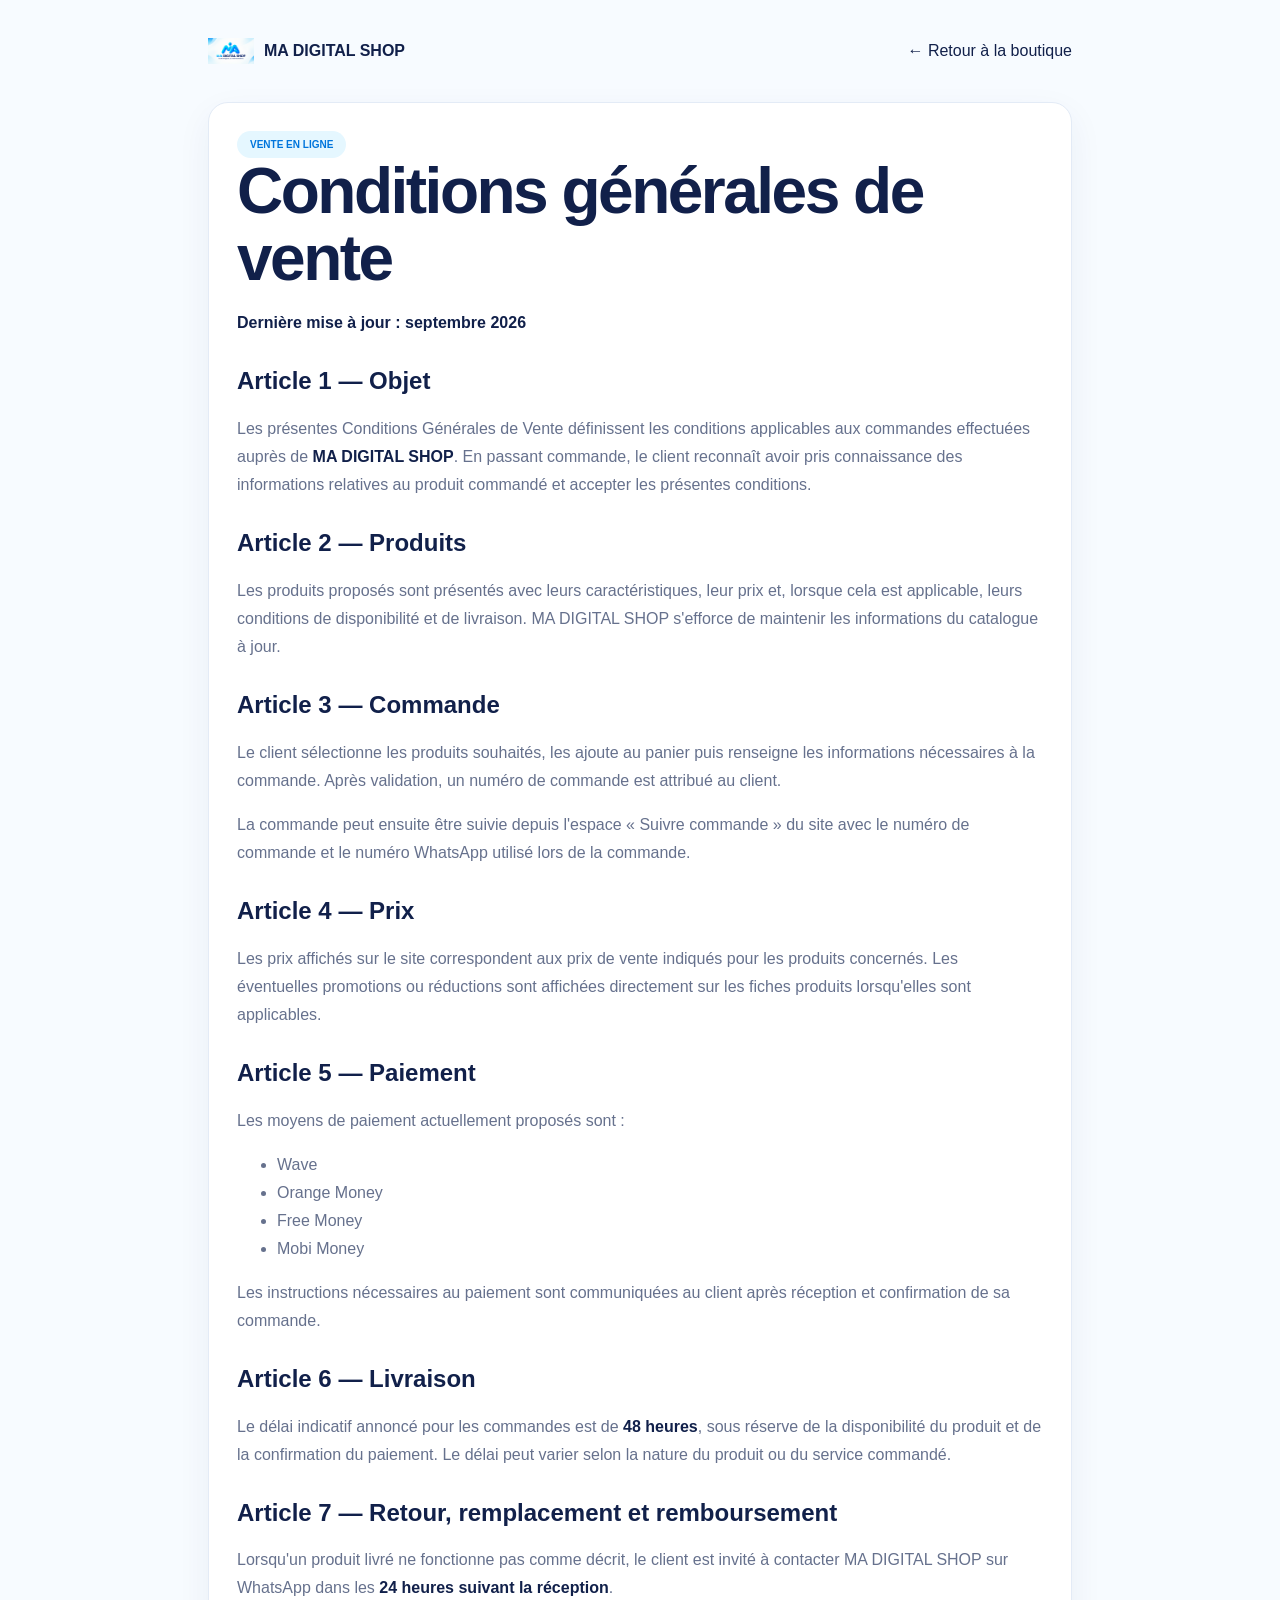
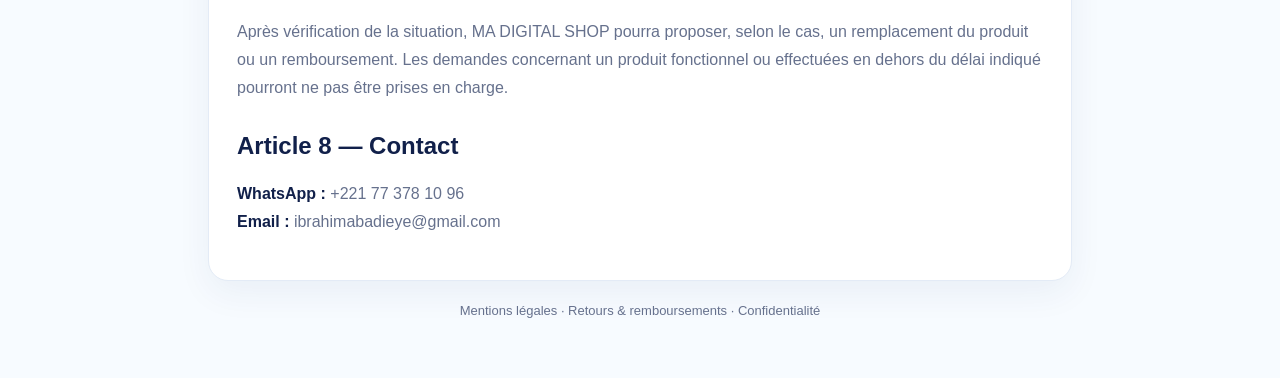
<file: cgv.html>
<!doctype html><html lang="fr"><head><meta charset="utf-8"><meta name="viewport" content="width=device-width,initial-scale=1"><title>Conditions générales de vente — MA DIGITAL SHOP</title><meta name="description" content="Conditions générales de vente de MA DIGITAL SHOP."><link rel="icon" href="assets/logo.png"><link rel="stylesheet" href="styles.css"><style>.legal-page{min-height:100vh;background:var(--bg,#f7faff);color:var(--text,#11204a)}.legal-wrap{max-width:900px;margin:auto;padding:28px 18px 60px}.legal-top{display:flex;align-items:center;justify-content:space-between;gap:16px;margin-bottom:28px}.legal-brand{display:flex;align-items:center;gap:10px;text-decoration:none;color:inherit;font-weight:800}.legal-brand img{width:46px;height:46px;object-fit:contain}.legal-back{display:inline-flex;text-decoration:none}.legal-card{background:var(--card,#fff);border:1px solid var(--line,#e3ebf6);border-radius:20px;padding:28px;box-shadow:0 12px 35px rgba(20,50,100,.06)}.legal-card h1{margin-top:0}.legal-card h2{margin-top:30px}.legal-card p,.legal-card li{line-height:1.75;color:var(--muted,#66718d)}.legal-card strong{color:var(--text,#11204a)}.legal-footer{margin-top:22px;text-align:center;font-size:13px;color:var(--muted,#66718d)}@media(max-width:600px){.legal-wrap{padding:18px 12px 40px}.legal-top{align-items:flex-start;flex-direction:column}.legal-card{padding:20px;border-radius:16px}}</style></head><body class="legal-page"><main class="legal-wrap"><div class="legal-top"><a class="legal-brand" href="index.html"><img src="assets/logo.png" alt="MA DIGITAL SHOP"><span>MA DIGITAL SHOP</span></a><a class="legal-back" href="index.html">← Retour à la boutique</a></div><article class="legal-card"><span class="pill">VENTE EN LIGNE</span><h1>Conditions générales de vente</h1><p><strong>Dernière mise à jour : septembre 2026</strong></p><h2>Article 1 — Objet</h2><p>Les présentes Conditions Générales de Vente définissent les conditions applicables aux commandes effectuées auprès de <strong>MA DIGITAL SHOP</strong>. En passant commande, le client reconnaît avoir pris connaissance des informations relatives au produit commandé et accepter les présentes conditions.</p><h2>Article 2 — Produits</h2><p>Les produits proposés sont présentés avec leurs caractéristiques, leur prix et, lorsque cela est applicable, leurs conditions de disponibilité et de livraison. MA DIGITAL SHOP s'efforce de maintenir les informations du catalogue à jour.</p><h2>Article 3 — Commande</h2><p>Le client sélectionne les produits souhaités, les ajoute au panier puis renseigne les informations nécessaires à la commande. Après validation, un numéro de commande est attribué au client.</p><p>La commande peut ensuite être suivie depuis l'espace « Suivre commande » du site avec le numéro de commande et le numéro WhatsApp utilisé lors de la commande.</p><h2>Article 4 — Prix</h2><p>Les prix affichés sur le site correspondent aux prix de vente indiqués pour les produits concernés. Les éventuelles promotions ou réductions sont affichées directement sur les fiches produits lorsqu'elles sont applicables.</p><h2>Article 5 — Paiement</h2><p>Les moyens de paiement actuellement proposés sont :</p><ul><li>Wave</li><li>Orange Money</li><li>Free Money</li><li>Mobi Money</li></ul><p>Les instructions nécessaires au paiement sont communiquées au client après réception et confirmation de sa commande.</p><h2>Article 6 — Livraison</h2><p>Le délai indicatif annoncé pour les commandes est de <strong>48 heures</strong>, sous réserve de la disponibilité du produit et de la confirmation du paiement. Le délai peut varier selon la nature du produit ou du service commandé.</p><h2>Article 7 — Retour, remplacement et remboursement</h2><p>Lorsqu'un produit livré ne fonctionne pas comme décrit, le client est invité à contacter MA DIGITAL SHOP sur WhatsApp dans les <strong>24 heures suivant la réception</strong>.</p><p>Après vérification de la situation, MA DIGITAL SHOP pourra proposer, selon le cas, un remplacement du produit ou un remboursement. Les demandes concernant un produit fonctionnel ou effectuées en dehors du délai indiqué pourront ne pas être prises en charge.</p><h2>Article 8 — Contact</h2><p><strong>WhatsApp :</strong> +221 77 378 10 96<br><strong>Email :</strong> ibrahimabadieye@gmail.com</p></article><div class="legal-footer"><a href="mentions-legales.html">Mentions légales</a> · <a href="retours-remboursements.html">Retours & remboursements</a> · <a href="confidentialite.html">Confidentialité</a></div></main></body></html>
</file>
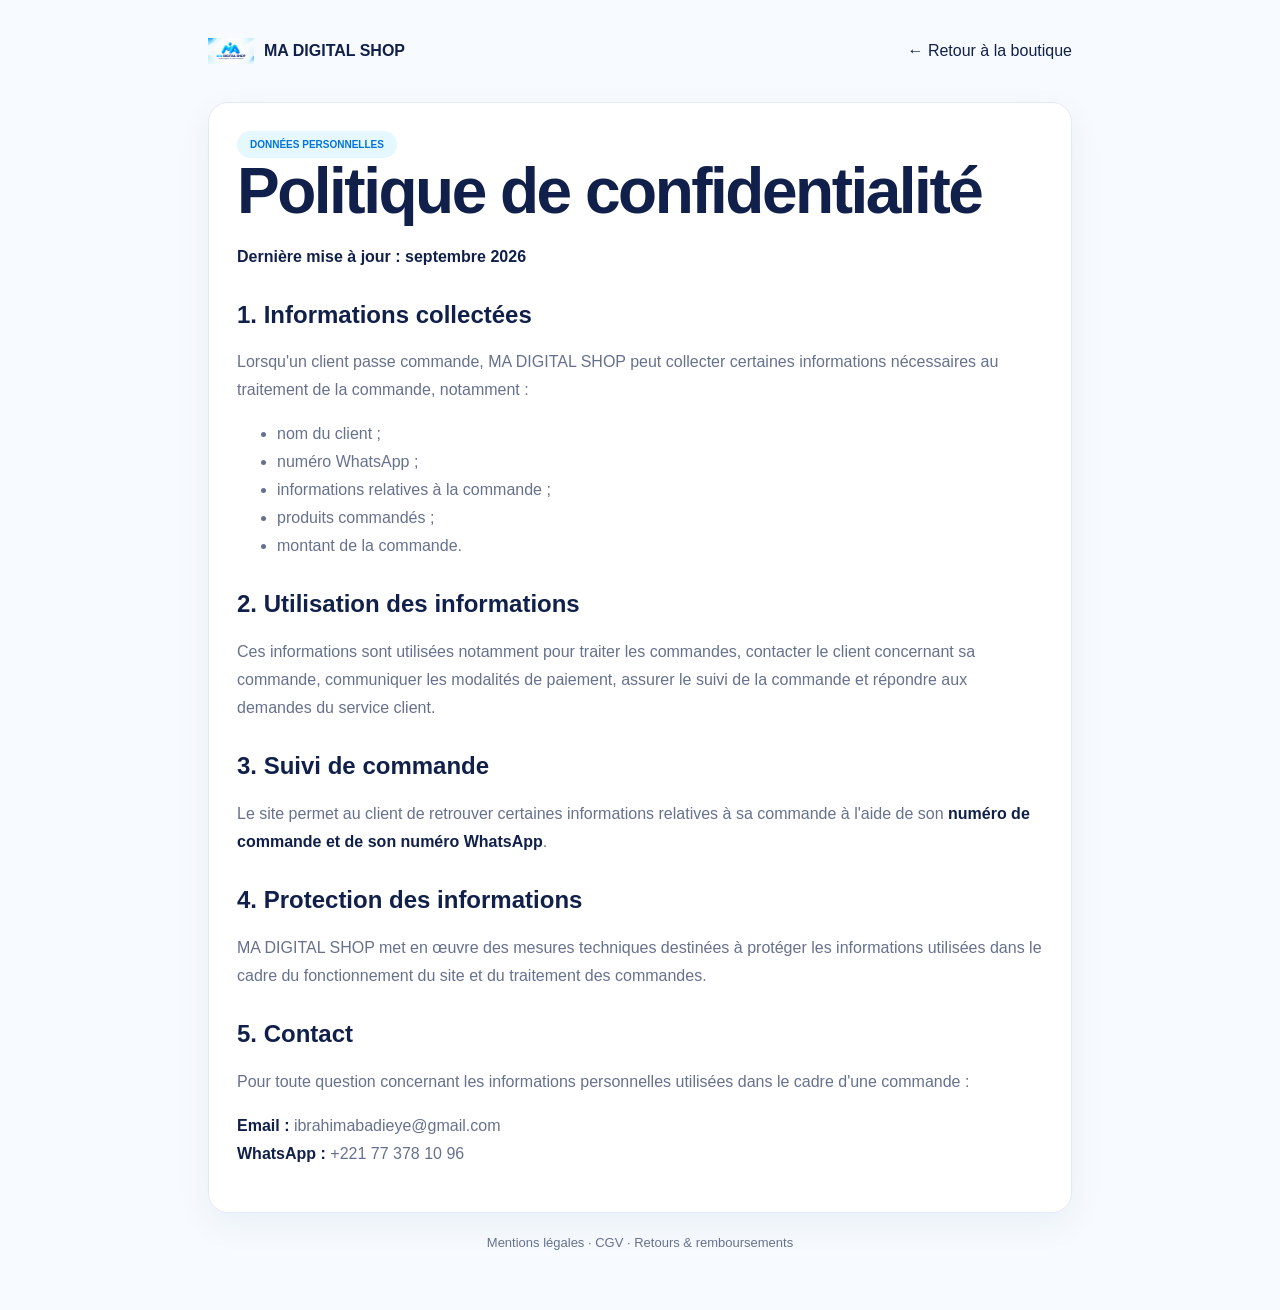
<file: confidentialite.html>
<!doctype html><html lang="fr"><head><meta charset="utf-8"><meta name="viewport" content="width=device-width,initial-scale=1"><title>Politique de confidentialité — MA DIGITAL SHOP</title><meta name="description" content="Politique de confidentialité de MA DIGITAL SHOP."><link rel="icon" href="assets/logo.png"><link rel="stylesheet" href="styles.css"><style>.legal-page{min-height:100vh;background:var(--bg,#f7faff);color:var(--text,#11204a)}.legal-wrap{max-width:900px;margin:auto;padding:28px 18px 60px}.legal-top{display:flex;align-items:center;justify-content:space-between;gap:16px;margin-bottom:28px}.legal-brand{display:flex;align-items:center;gap:10px;text-decoration:none;color:inherit;font-weight:800}.legal-brand img{width:46px;height:46px;object-fit:contain}.legal-back{display:inline-flex;text-decoration:none}.legal-card{background:var(--card,#fff);border:1px solid var(--line,#e3ebf6);border-radius:20px;padding:28px;box-shadow:0 12px 35px rgba(20,50,100,.06)}.legal-card h1{margin-top:0}.legal-card h2{margin-top:30px}.legal-card p,.legal-card li{line-height:1.75;color:var(--muted,#66718d)}.legal-card strong{color:var(--text,#11204a)}.legal-footer{margin-top:22px;text-align:center;font-size:13px;color:var(--muted,#66718d)}@media(max-width:600px){.legal-wrap{padding:18px 12px 40px}.legal-top{align-items:flex-start;flex-direction:column}.legal-card{padding:20px;border-radius:16px}}</style></head><body class="legal-page"><main class="legal-wrap"><div class="legal-top"><a class="legal-brand" href="index.html"><img src="assets/logo.png" alt="MA DIGITAL SHOP"><span>MA DIGITAL SHOP</span></a><a class="legal-back" href="index.html">← Retour à la boutique</a></div><article class="legal-card"><span class="pill">DONNÉES PERSONNELLES</span><h1>Politique de confidentialité</h1><p><strong>Dernière mise à jour : septembre 2026</strong></p><h2>1. Informations collectées</h2><p>Lorsqu'un client passe commande, MA DIGITAL SHOP peut collecter certaines informations nécessaires au traitement de la commande, notamment :</p><ul><li>nom du client ;</li><li>numéro WhatsApp ;</li><li>informations relatives à la commande ;</li><li>produits commandés ;</li><li>montant de la commande.</li></ul><h2>2. Utilisation des informations</h2><p>Ces informations sont utilisées notamment pour traiter les commandes, contacter le client concernant sa commande, communiquer les modalités de paiement, assurer le suivi de la commande et répondre aux demandes du service client.</p><h2>3. Suivi de commande</h2><p>Le site permet au client de retrouver certaines informations relatives à sa commande à l'aide de son <strong>numéro de commande et de son numéro WhatsApp</strong>.</p><h2>4. Protection des informations</h2><p>MA DIGITAL SHOP met en œuvre des mesures techniques destinées à protéger les informations utilisées dans le cadre du fonctionnement du site et du traitement des commandes.</p><h2>5. Contact</h2><p>Pour toute question concernant les informations personnelles utilisées dans le cadre d'une commande :</p><p><strong>Email :</strong> ibrahimabadieye@gmail.com<br><strong>WhatsApp :</strong> +221 77 378 10 96</p></article><div class="legal-footer"><a href="mentions-legales.html">Mentions légales</a> · <a href="cgv.html">CGV</a> · <a href="retours-remboursements.html">Retours & remboursements</a></div></main></body></html>
</file>
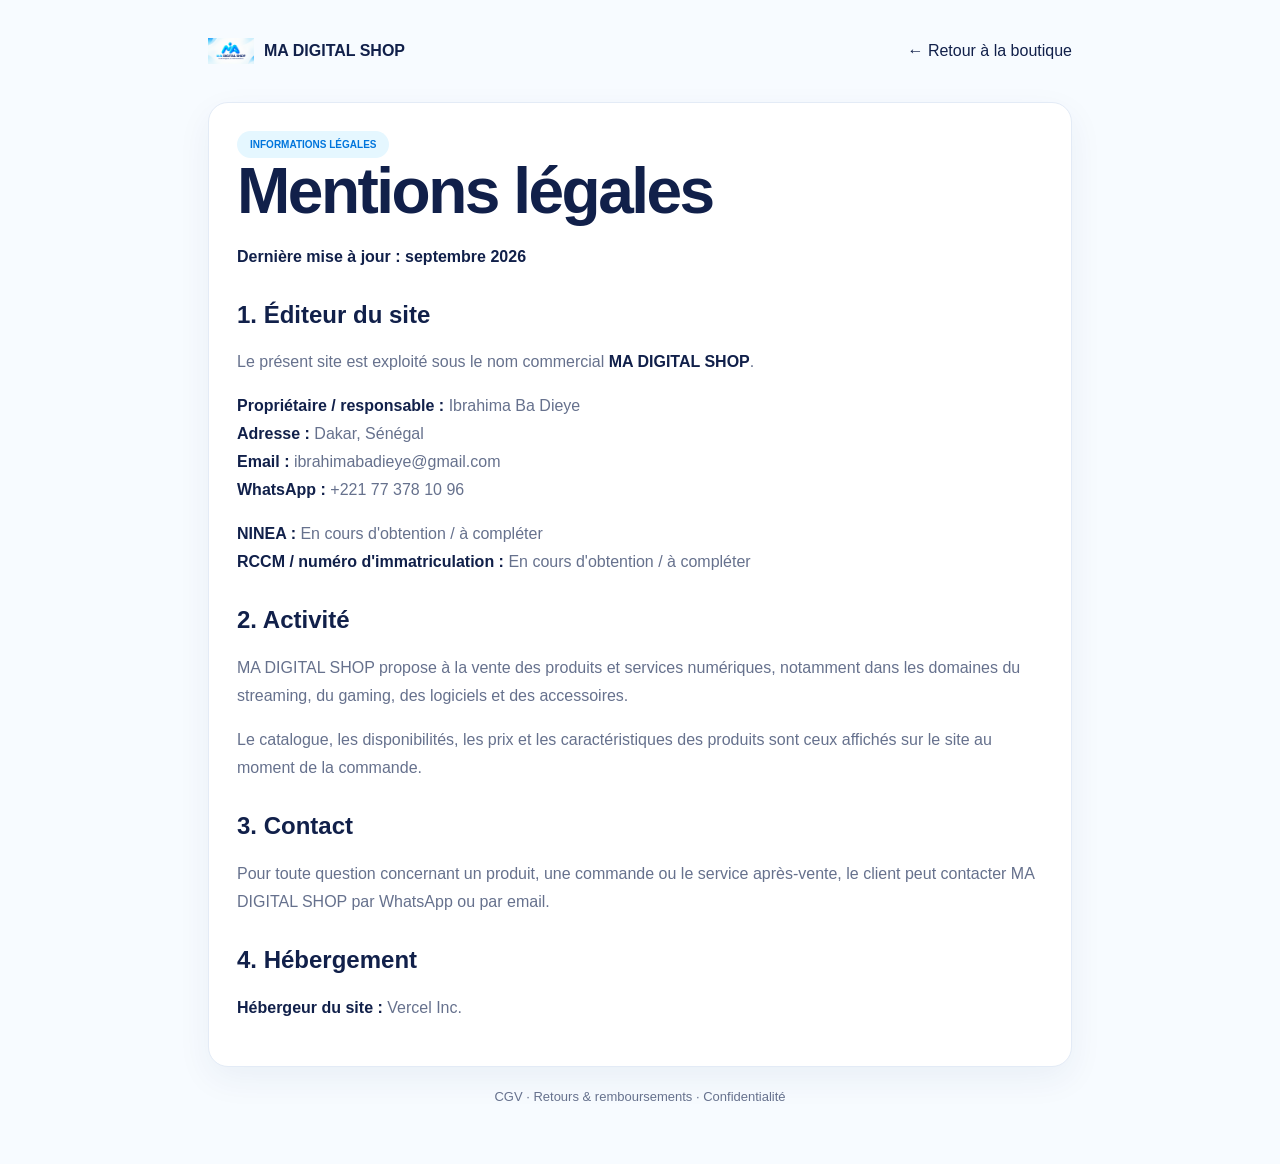
<file: mentions-legales.html>
<!doctype html><html lang="fr"><head><meta charset="utf-8"><meta name="viewport" content="width=device-width,initial-scale=1"><title>Mentions légales — MA DIGITAL SHOP</title><meta name="description" content="Mentions légales de MA DIGITAL SHOP."><link rel="icon" href="assets/logo.png"><link rel="stylesheet" href="styles.css"><style>.legal-page{min-height:100vh;background:var(--bg,#f7faff);color:var(--text,#11204a)}.legal-wrap{max-width:900px;margin:auto;padding:28px 18px 60px}.legal-top{display:flex;align-items:center;justify-content:space-between;gap:16px;margin-bottom:28px}.legal-brand{display:flex;align-items:center;gap:10px;text-decoration:none;color:inherit;font-weight:800}.legal-brand img{width:46px;height:46px;object-fit:contain}.legal-back{display:inline-flex;text-decoration:none}.legal-card{background:var(--card,#fff);border:1px solid var(--line,#e3ebf6);border-radius:20px;padding:28px;box-shadow:0 12px 35px rgba(20,50,100,.06)}.legal-card h1{margin-top:0}.legal-card h2{margin-top:30px}.legal-card p,.legal-card li{line-height:1.75;color:var(--muted,#66718d)}.legal-card strong{color:var(--text,#11204a)}.legal-footer{margin-top:22px;text-align:center;font-size:13px;color:var(--muted,#66718d)}@media(max-width:600px){.legal-wrap{padding:18px 12px 40px}.legal-top{align-items:flex-start;flex-direction:column}.legal-card{padding:20px;border-radius:16px}}</style></head><body class="legal-page"><main class="legal-wrap"><div class="legal-top"><a class="legal-brand" href="index.html"><img src="assets/logo.png" alt="MA DIGITAL SHOP"><span>MA DIGITAL SHOP</span></a><a class="legal-back" href="index.html">← Retour à la boutique</a></div><article class="legal-card"><span class="pill">INFORMATIONS LÉGALES</span><h1>Mentions légales</h1><p><strong>Dernière mise à jour : septembre 2026</strong></p><h2>1. Éditeur du site</h2><p>Le présent site est exploité sous le nom commercial <strong>MA DIGITAL SHOP</strong>.</p><p><strong>Propriétaire / responsable :</strong> Ibrahima Ba Dieye<br><strong>Adresse :</strong> Dakar, Sénégal<br><strong>Email :</strong> ibrahimabadieye@gmail.com<br><strong>WhatsApp :</strong> +221 77 378 10 96</p><p><strong>NINEA :</strong> En cours d'obtention / à compléter<br><strong>RCCM / numéro d'immatriculation :</strong> En cours d'obtention / à compléter</p><h2>2. Activité</h2><p>MA DIGITAL SHOP propose à la vente des produits et services numériques, notamment dans les domaines du streaming, du gaming, des logiciels et des accessoires.</p><p>Le catalogue, les disponibilités, les prix et les caractéristiques des produits sont ceux affichés sur le site au moment de la commande.</p><h2>3. Contact</h2><p>Pour toute question concernant un produit, une commande ou le service après-vente, le client peut contacter MA DIGITAL SHOP par WhatsApp ou par email.</p><h2>4. Hébergement</h2><p><strong>Hébergeur du site :</strong> Vercel Inc.</p></article><div class="legal-footer"><a href="cgv.html">CGV</a> · <a href="retours-remboursements.html">Retours & remboursements</a> · <a href="confidentialite.html">Confidentialité</a></div></main></body></html>
</file>
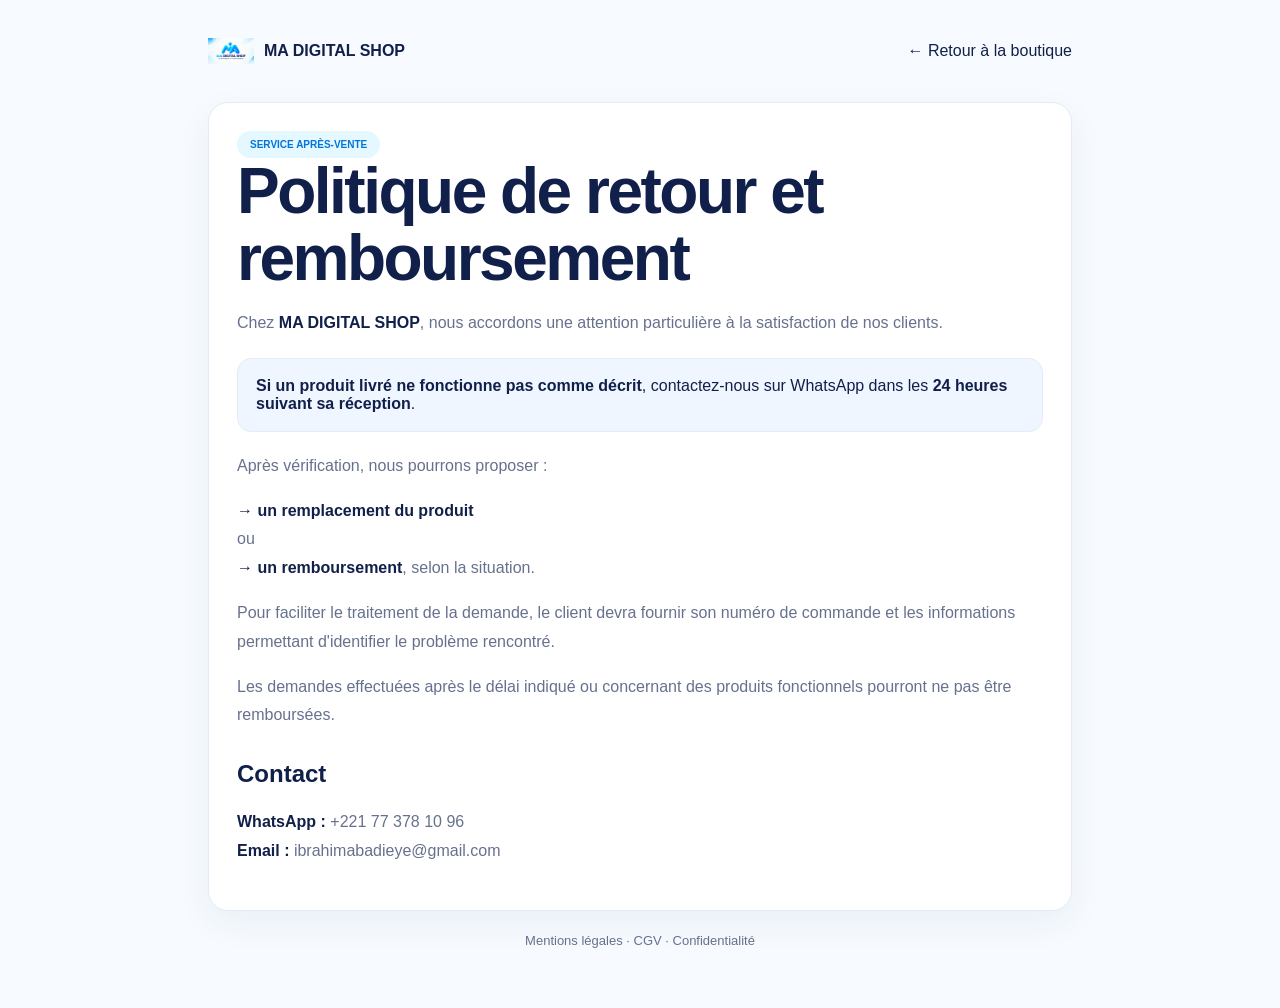
<file: retours-remboursements.html>
<!doctype html><html lang="fr"><head><meta charset="utf-8"><meta name="viewport" content="width=device-width,initial-scale=1"><title>Retours & remboursements — MA DIGITAL SHOP</title><meta name="description" content="Politique de retour et remboursement de MA DIGITAL SHOP."><link rel="icon" href="assets/logo.png"><link rel="stylesheet" href="styles.css"><style>.legal-page{min-height:100vh;background:var(--bg,#f7faff);color:var(--text,#11204a)}.legal-wrap{max-width:900px;margin:auto;padding:28px 18px 60px}.legal-top{display:flex;align-items:center;justify-content:space-between;gap:16px;margin-bottom:28px}.legal-brand{display:flex;align-items:center;gap:10px;text-decoration:none;color:inherit;font-weight:800}.legal-brand img{width:46px;height:46px;object-fit:contain}.legal-back{display:inline-flex;text-decoration:none}.legal-card{background:var(--card,#fff);border:1px solid var(--line,#e3ebf6);border-radius:20px;padding:28px;box-shadow:0 12px 35px rgba(20,50,100,.06)}.legal-card h1{margin-top:0}.legal-card h2{margin-top:30px}.legal-card p{line-height:1.8;color:var(--muted,#66718d)}.legal-card strong{color:var(--text,#11204a)}.legal-callout{padding:18px;border-radius:14px;background:rgba(30,130,255,.07);border:1px solid var(--line,#e3ebf6);margin:20px 0}.legal-footer{margin-top:22px;text-align:center;font-size:13px;color:var(--muted,#66718d)}@media(max-width:600px){.legal-wrap{padding:18px 12px 40px}.legal-top{align-items:flex-start;flex-direction:column}.legal-card{padding:20px;border-radius:16px}}</style></head><body class="legal-page"><main class="legal-wrap"><div class="legal-top"><a class="legal-brand" href="index.html"><img src="assets/logo.png" alt="MA DIGITAL SHOP"><span>MA DIGITAL SHOP</span></a><a class="legal-back" href="index.html">← Retour à la boutique</a></div><article class="legal-card"><span class="pill">SERVICE APRÈS-VENTE</span><h1>Politique de retour et remboursement</h1><p>Chez <strong>MA DIGITAL SHOP</strong>, nous accordons une attention particulière à la satisfaction de nos clients.</p><div class="legal-callout"><strong>Si un produit livré ne fonctionne pas comme décrit</strong>, contactez-nous sur WhatsApp dans les <strong>24 heures suivant sa réception</strong>.</div><p>Après vérification, nous pourrons proposer :</p><p><strong>→ un remplacement du produit</strong><br>ou<br><strong>→ un remboursement</strong>, selon la situation.</p><p>Pour faciliter le traitement de la demande, le client devra fournir son numéro de commande et les informations permettant d'identifier le problème rencontré.</p><p>Les demandes effectuées après le délai indiqué ou concernant des produits fonctionnels pourront ne pas être remboursées.</p><h2>Contact</h2><p><strong>WhatsApp :</strong> +221 77 378 10 96<br><strong>Email :</strong> ibrahimabadieye@gmail.com</p></article><div class="legal-footer"><a href="mentions-legales.html">Mentions légales</a> · <a href="cgv.html">CGV</a> · <a href="confidentialite.html">Confidentialité</a></div></main></body></html>
</file>
<file: styles.css>
:root{--navy:#0a0f2d;--blue:#0877ff;--cyan:#00d4ff;--green:#25d366;--bg:#f7fbff;--text:#11204a;--muted:#66718d;--line:#e3ebf6;--white:#fff;--shadow:0 18px 50px rgba(10,15,45,.09)}
*{box-sizing:border-box}html{scroll-behavior:smooth;scroll-padding-top:90px}body{margin:0;font-family:Montserrat,Arial,sans-serif;color:var(--text);background:#fff}button,input,select{font:inherit}button:disabled{opacity:.55;cursor:not-allowed}a{text-decoration:none;color:inherit}.container{width:min(1180px,92%);margin:auto}
.top{background:var(--navy);color:#dbe7ff;text-align:center;padding:9px;font-size:11px}.header{position:sticky;top:0;z-index:50;background:rgba(255,255,255,.96);backdrop-filter:blur(15px);border-bottom:1px solid var(--line)}.nav{min-height:76px;display:flex;align-items:center;gap:18px}.brand{display:flex;align-items:center;gap:10px;margin-right:auto}.brand img{width:48px;height:48px;object-fit:cover;border-radius:12px}.brand strong{font-size:17px}.brand strong span,.foot-brand span{color:var(--blue)}.brand small{display:block;color:var(--muted);font-size:9px;margin-top:3px}.navlinks{display:flex;gap:20px;font-size:12px;font-weight:700}.navlinks a:hover{color:var(--blue)}.navtools{display:flex;gap:8px;align-items:center}.searchbox{width:185px;border:1px solid var(--line);height:40px;border-radius:12px;display:flex;align-items:center;padding:0 10px;gap:7px;background:#fff}.searchbox span{color:var(--muted)}.searchbox input{border:0;outline:0;width:100%;font-size:11px}.circle{width:40px;height:40px;border:1px solid var(--line);background:#fff;border-radius:12px;cursor:pointer;position:relative}.cart-btn i{display:none;position:absolute;right:-4px;top:-5px;background:var(--blue);color:#fff;border-radius:99px;min-width:17px;height:17px;font-size:8px;font-style:normal;align-items:center;justify-content:center}.cart-btn i.show{display:flex}.wa{border:0;background:var(--green);color:#fff;border-radius:12px;padding:12px 15px;font-size:11px;font-weight:800;cursor:pointer}.hamb{display:none}.mobile-nav{display:none}
.hero{background:linear-gradient(135deg,#fff 20%,#effaff 65%,#e4f5ff);padding:72px 0;position:relative;overflow:hidden}.hero:after{content:"";position:absolute;width:420px;height:420px;border-radius:50%;background:rgba(0,212,255,.16);right:-170px;top:-190px}.hero-grid{display:grid;grid-template-columns:1.05fr .95fr;gap:55px;align-items:center;position:relative;z-index:1}.pill{display:inline-block;background:#e5f7ff;color:#0075dc;padding:8px 13px;border-radius:999px;font-size:10px;font-weight:800}h1{font-size:clamp(40px,5vw,65px);line-height:1.04;letter-spacing:-2.5px;margin:18px 0}.grad{background:linear-gradient(90deg,var(--blue),var(--cyan));color:transparent;background-clip:text;-webkit-background-clip:text}.hero p{color:var(--muted);line-height:1.8;font-size:15px;max-width:620px}.actions{display:flex;gap:10px;flex-wrap:wrap;margin:25px 0}.primary,.outline{padding:14px 18px;border-radius:13px;font-size:12px;font-weight:800;cursor:pointer}.primary{border:0;background:var(--blue);color:#fff}.outline{border:1px solid #d7e4f3;background:#fff;color:var(--navy)}.trust{display:flex;gap:16px;flex-wrap:wrap;color:#4d6080;font-size:10px;font-weight:700}.hero-card{min-height:370px;border:1px solid #fff;border-radius:30px;background:rgba(255,255,255,.72);box-shadow:var(--shadow);display:grid;place-items:center;position:relative;overflow:hidden}.hero-card:before{content:"";position:absolute;width:310px;height:310px;border-radius:50%;background:linear-gradient(135deg,rgba(0,123,255,.18),rgba(0,212,255,.12))}.hero-logo{width:62%;max-height:220px;object-fit:contain;z-index:1;filter:drop-shadow(0 18px 25px rgba(0,60,130,.16))}.mini{position:absolute;background:#fff;box-shadow:0 14px 35px rgba(10,15,45,.13);padding:12px 14px;border-radius:14px;font-size:10px;font-weight:800}.mini.one{top:30px;right:24px}.mini.two{bottom:28px;left:25px}
.section{padding:70px 0}.alt{background:var(--bg)}.head{display:flex;align-items:end;justify-content:space-between;gap:20px;margin-bottom:25px}.head h2{font-size:30px;margin:0;letter-spacing:-1px}.head p{font-size:12px;color:var(--muted);margin:8px 0 0}.text-btn{border:0;background:none;color:var(--blue);font-size:11px;font-weight:800;cursor:pointer}.cats{display:grid;grid-template-columns:repeat(4,1fr);gap:16px}.cat{background:#fff;border:1px solid var(--line);padding:22px;border-radius:20px;box-shadow:0 8px 25px rgba(10,15,45,.04);transition:.2s}.cat:hover{transform:translateY(-4px);box-shadow:var(--shadow)}.cat .i{width:50px;height:50px;border-radius:15px;background:#e9f8ff;display:grid;place-items:center;font-size:23px;margin-bottom:15px}.cat h3{font-size:15px;margin:0 0 7px}.cat p{font-size:11px;color:var(--muted);line-height:1.55;margin:0 0 13px}.link{font-size:10px;color:var(--blue);font-weight:800}
.toolbar{display:flex;gap:9px;margin-bottom:22px}.search{flex:1;border:1px solid var(--line);border-radius:12px;padding:12px 14px;outline:0}.select{border:1px solid var(--line);background:#fff;border-radius:12px;padding:12px}.grid{display:grid;grid-template-columns:repeat(3,1fr);gap:22px}.card{border:1px solid var(--line);border-radius:19px;overflow:hidden;background:#fff;box-shadow:0 8px 25px rgba(10,15,45,.05);transition:.2s}.card:hover{transform:translateY(-4px);box-shadow:var(--shadow)}.visual{height:180px;background:linear-gradient(135deg,#061338,#0b70e5);display:grid;place-items:center;position:relative;overflow:hidden}.visual img{width:100%;height:100%;object-fit:cover;position:absolute;z-index:2;background:#071338}.cover{width:75%;height:118px;border-radius:17px;border:1px solid rgba(255,255,255,.2);background:rgba(255,255,255,.11);backdrop-filter:blur(8px);display:none;place-items:center;text-align:center;padding:15px;color:#fff;font-size:14px;z-index:1}.cover span{font-size:26px;display:block}.cover b{display:block;margin-top:6px}.visual:not(.has-image) .cover,.visual img[style*="display: none"]+.cover{display:grid}.featured{position:absolute;left:12px;top:12px;background:#fff;color:#0877dc;border-radius:999px;padding:6px 9px;font-size:8px;font-weight:900;z-index:3}.body{padding:16px}.badge{display:inline-block;background:#edf7ff;color:#0877dc;border-radius:999px;padding:5px 8px;font-size:8px;font-weight:800;margin-bottom:8px}.body h3{margin:0 0 6px;font-size:14px}.body p{margin:0 0 13px;min-height:32px;color:var(--muted);font-size:10px;line-height:1.5}.price{font-size:15px;color:var(--blue);font-weight:900;margin-bottom:12px}.row{display:flex;gap:7px}.row button{flex:1;border:1px solid var(--line);background:#fff;border-radius:10px;padding:9px 5px;font-size:10px;font-weight:800;cursor:pointer}.row .buy{background:var(--green);border-color:var(--green);color:#fff}.empty{grid-column:1/-1;padding:25px;border:1px dashed var(--line);border-radius:16px;color:var(--muted);font-size:12px;text-align:center}
.banner{background:linear-gradient(100deg,#07143b,#0b67d4);color:#fff;border-radius:27px;padding:34px;display:flex;align-items:center;justify-content:space-between;gap:20px}.banner-tag{font-size:9px;font-weight:900;letter-spacing:1px;color:#9cecff}.banner h2{margin:8px 0 7px;font-size:26px}.banner p{margin:0;color:#d8e7ff;font-size:11px}.banner .primary{background:#fff;color:#0762c9}.features{display:grid;grid-template-columns:repeat(4,1fr);gap:14px}.feature{padding:21px;border:1px solid var(--line);border-radius:17px;background:#fff}.feature span{display:inline-grid;place-items:center;width:30px;height:30px;border-radius:9px;background:#e9f8ff;color:#0877dc;font-size:9px;font-weight:900;margin-bottom:10px}.feature b{display:block;font-size:13px}.feature p{font-size:10px;color:var(--muted);line-height:1.5;margin:7px 0 0}
footer{background:var(--navy);color:#fff;padding:50px 0 20px}.foot{display:grid;grid-template-columns:1.5fr 1fr 1fr 1fr;gap:30px}.foot-brand{font-weight:800;font-size:17px}.foot h4{font-size:12px;margin:0 0 12px}.foot p,.foot a{font-size:10px;color:#aebbd5;line-height:2}.foot strong{color:#fff}.copy{border-top:1px solid #273557;margin-top:30px;padding-top:17px;color:#8391b0;font-size:9px;display:flex;justify-content:space-between}.floatwa{position:fixed;right:20px;bottom:20px;width:58px;height:58px;border-radius:50%;background:var(--green);color:#fff;display:grid;place-items:center;font-size:27px;box-shadow:0 12px 28px rgba(37,211,102,.3);z-index:40}
.modal{display:none;position:fixed;inset:0;background:rgba(5,12,35,.55);z-index:100;align-items:center;justify-content:center;padding:18px}.modal.open{display:flex}.box{background:#fff;border-radius:23px;width:min(650px,100%);padding:25px;max-height:90vh;overflow:auto}.boxhead{display:flex;justify-content:space-between;align-items:start}.boxhead h2{margin:0}.boxhead p{font-size:11px;color:var(--muted);margin:6px 0 0}.close{border:0;background:#edf3fa;border-radius:10px;width:38px;height:38px;cursor:pointer}.cartline{display:flex;justify-content:space-between;gap:18px;padding:15px 0;border-bottom:1px solid var(--line);font-size:11px}.cartline small{display:block;color:var(--muted);margin-top:4px}.qty{display:flex;align-items:center;gap:8px;margin-top:9px}.qty button{border:1px solid var(--line);background:#fff;width:27px;height:27px;border-radius:8px;cursor:pointer}.cart-right{text-align:right}.remove{border:0;background:none;color:#b14b55;font-size:9px;margin-top:8px;cursor:pointer}.total{display:flex;justify-content:space-between;font-weight:900;margin:18px 0}.cart-actions{display:flex;gap:8px}.cart-actions>*{flex:1}.checkout{text-align:center}.cart-empty{padding:30px 10px;text-align:center;color:var(--muted);display:grid;gap:7px}.cart-empty strong{color:var(--text)}.search-message{position:fixed;left:50%;bottom:25px;transform:translateX(-50%);background:var(--navy);color:#fff;padding:10px 14px;border-radius:10px;font-size:10px;opacity:0;pointer-events:none;transition:.2s;z-index:200}.search-message:not(:empty){opacity:1}
@media(max-width:1050px){.navlinks{display:none}.hamb{display:block}.searchbox{display:none}.cats,.grid{grid-template-columns:repeat(2,1fr)}.hero-grid{grid-template-columns:1fr}.features{grid-template-columns:repeat(2,1fr)}.foot{grid-template-columns:repeat(2,1fr)}.mobile-nav.open{display:flex}}
@media(max-width:700px){.mobile-nav{padding:12px 4%;border-top:1px solid var(--line);display:none;gap:8px;flex-direction:column;background:#fff}.mobile-nav a{padding:10px 12px;font-size:11px;font-weight:700;border-radius:10px;background:#f7fbff}.mobile-nav .wa{width:100%}.desktop-wa{display:none}.nav{min-height:68px}.brand img{width:43px;height:43px}.brand strong{font-size:14px}.brand small{font-size:8px}.hero{padding:48px 0}.hero p{font-size:13px}.hero-card{min-height:270px}.section{padding:52px 0}.head{display:block}.head h2{font-size:24px}.head .text-btn{margin-top:10px}.cats,.grid,.features{grid-template-columns:1fr}.toolbar{display:block}.toolbar>*{width:100%;margin-bottom:8px}.banner{display:block}.banner .primary{margin-top:16px}.foot{grid-template-columns:1fr}.copy{display:block}.copy div+div{margin-top:8px}.cartline{display:block}.cart-right{text-align:left;margin-top:10px}.cart-actions{flex-direction:column}.box{padding:20px}}

/* Ajouts V3 : cartes plus grandes, sans changement d'identité visuelle */
.visual{height:230px}.visual img{width:100%;height:100%;object-fit:contain;background:#fff}.body{padding:18px}.body h3{font-size:15px;line-height:1.35;min-height:40px}.body p{font-size:11px;min-height:32px}.price{font-size:17px}.reviews{display:grid;grid-template-columns:repeat(4,1fr);gap:17px}.review{background:#fff;border:1px solid var(--line);border-radius:16px;padding:18px;box-shadow:0 8px 25px rgba(10,15,45,.05)}.review b{display:block;font-size:13px}.review span{display:block;color:#f59e0b;letter-spacing:2px;margin:7px 0}.review p{font-size:11px;color:var(--muted);line-height:1.6}.about{display:grid;grid-template-columns:1.15fr .85fr;gap:28px;align-items:center;background:#fff;border:1px solid var(--line);border-radius:22px;padding:25px}.about-image{display:grid;grid-template-columns:repeat(3,1fr);gap:12px}.about-image img{width:100%;height:180px;object-fit:contain;background:#f7fbff;border-radius:16px}.about p{font-size:12px;line-height:1.8;color:var(--muted)}
@media(max-width:1050px){.grid{grid-template-columns:repeat(2,1fr)}.reviews{grid-template-columns:repeat(2,1fr)}.about{grid-template-columns:1fr}}
@media(max-width:700px){.grid{grid-template-columns:1fr}.visual{height:250px}.reviews{grid-template-columns:1fr}.about-image{grid-template-columns:1fr 1fr}.about-image img{height:150px}}

/* V3 HOMEPAGE APPROUVEE — visuels uniquement, palette/identite conservees */
.hero-card.hero-showcase{min-height:420px;padding:0;background:#fff;border-radius:30px;overflow:hidden;box-shadow:var(--shadow)}
.hero-services{position:absolute;inset:0;width:100%;height:100%;object-fit:cover;object-position:center;border-radius:30px}
.hero-showcase:before{display:none}
.hero-showcase .mini{z-index:3}
.cats{align-items:stretch}
.cat-image{padding:0;overflow:hidden;display:flex;flex-direction:column;position:relative}
.cat-image>img{display:block;width:100%;height:165px;object-fit:cover}
.cat-content{padding:17px 20px 20px;position:relative;flex:1}
.cat-icon{position:absolute;left:18px;top:-24px;width:44px;height:44px;border-radius:50%;display:grid;place-items:center;background:#eaf7ff;color:var(--blue);font-size:17px;font-weight:900;box-shadow:0 8px 20px rgba(8,119,255,.15);border:4px solid #fff}
.cat-content h3{margin:9px 0 7px}
.cat-content p{min-height:35px}
.cat-image:hover img{transform:scale(1.025);transition:.25s}
.visual img{object-fit:contain;background:#f8fbff}
.visual img[src*="steamstatic"],.visual img[src*="walmartimages"],.visual img[src*="bbystatic"]{object-fit:cover;background:#fff}
@media(max-width:700px){.hero-card.hero-showcase{min-height:280px}.hero-services{object-position:center}.cat-image>img{height:190px}}

/* V5 UI — carrousels, sans changement de palette */
.hero-v5{position:relative;overflow:hidden;padding-bottom:22px}.hero-v5 .hero-slider{position:relative;min-height:560px}.hero-v5 .hero-slide{position:absolute;inset:0;opacity:0;visibility:hidden;transform:translateX(22px);transition:opacity .55s ease,transform .55s ease,visibility .55s ease}.hero-v5 .hero-slide.active{position:relative;opacity:1;visibility:visible;transform:none}.hero-v5 .hero-copy{position:relative;z-index:2}.hero-v5 .hero-card{min-height:390px}.hero-v5 .hero-showcase{overflow:hidden}.hero-v5 .hero-showcase .hero-services{width:100%;height:100%;object-fit:cover}.hero-controls{display:flex;align-items:center;justify-content:center;gap:14px;position:relative;z-index:5;margin-top:-4px}.hero-arrow,.carousel-arrow{border:1px solid var(--line);background:#fff;color:var(--navy);width:44px;height:44px;border-radius:50%;display:grid;place-items:center;cursor:pointer;box-shadow:0 8px 24px rgba(10,15,45,.08);transition:.2s ease;font-size:24px;flex:0 0 auto}.hero-arrow:hover,.carousel-arrow:hover{transform:translateY(-2px);border-color:#cbd9ee;box-shadow:0 12px 28px rgba(10,15,45,.13)}.hero-dots{display:flex;align-items:center;justify-content:center;gap:7px;min-width:54px}.hero-dot{width:8px;height:8px;border:0;border-radius:50%;padding:0;background:#cbd6e8;cursor:pointer;transition:.2s ease}.hero-dot.active{width:24px;border-radius:99px;background:linear-gradient(90deg,var(--blue),var(--cyan))}.carousel-shell,.products-carousel{display:flex;align-items:center;gap:14px;position:relative}.carousel-track,.product-track{overflow-x:auto;scroll-behavior:smooth;scroll-snap-type:x mandatory;scrollbar-width:none}.carousel-track::-webkit-scrollbar,.product-track::-webkit-scrollbar{display:none}.category-carousel .cats{display:flex;gap:18px;flex:1;padding:8px 2px 16px}.category-carousel .cat{min-width:calc((100% - 54px)/4);scroll-snap-align:start}.products-carousel{margin-top:8px}.products-carousel .product-track{display:flex;gap:18px;flex:1;padding:8px 2px 18px}.products-carousel .product-track .card{min-width:calc((100% - 54px)/4);scroll-snap-align:start}.products-carousel .carousel-arrow{width:42px;height:42px;font-size:22px}.cat-image>img{transition:transform .45s ease}.cat-image:hover>img{transform:scale(1.045)}@media(max-width:1050px){.category-carousel .cat{min-width:calc((100% - 18px)/2)}.products-carousel .product-track .card{min-width:calc((100% - 18px)/2)}}@media(max-width:700px){.hero-v5 .hero-slider{min-height:760px}.hero-v5 .hero-slide .hero-grid{display:flex;flex-direction:column;gap:24px}.hero-v5 .hero-card{min-height:300px}.hero-v5 .hero-showcase{height:300px}.hero-controls{margin-top:4px}.hero-arrow,.carousel-arrow{width:40px;height:40px}.category-carousel,.products-carousel{gap:8px}.category-carousel .cats{gap:12px}.category-carousel .cat{min-width:82%}.products-carousel .product-track{gap:12px}.products-carousel .product-track .card{min-width:82%}}

/* V5 — vue complète d'une catégorie */
.category-visit{border:0;background:transparent;cursor:pointer;padding:8px 0;color:var(--blue);font-weight:700}
.products-carousel.is-expanded{align-items:flex-start}
.products-carousel.is-expanded .product-track{display:grid;grid-template-columns:repeat(4,minmax(0,1fr));overflow:visible;scroll-snap-type:none}
.products-carousel.is-expanded>.carousel-arrow{display:none}
.category-back{display:inline-flex;align-items:center;gap:6px;margin:0 0 16px;border:1px solid var(--line);background:#fff;color:var(--text);border-radius:10px;padding:9px 14px;font-weight:700;cursor:pointer}
@media(max-width:1050px){.products-carousel.is-expanded .product-track{grid-template-columns:repeat(2,minmax(0,1fr))}}
@media(max-width:700px){.products-carousel.is-expanded .product-track{grid-template-columns:1fr}}

/* Produits phares — mise en valeur après les catégories */
.featured-section{padding-top:54px;padding-bottom:58px;background:linear-gradient(180deg,#fff 0%,#f7fbff 100%)}
.featured-section .head{align-items:flex-end}
.featured-section .pill{display:inline-flex;margin-bottom:10px}
.featured-wrap{display:flex;align-items:center;gap:14px}
.featured-grid{display:flex;gap:20px;overflow-x:auto;scroll-behavior:smooth;scrollbar-width:none;flex:1;padding:8px 2px 18px;scroll-snap-type:x mandatory}
.featured-grid::-webkit-scrollbar{display:none}
.featured-grid .card{min-width:calc((100% - 40px)/3);scroll-snap-align:start;box-shadow:0 14px 36px rgba(10,15,45,.08);border-color:#dce7f5}
.featured-grid .visual{aspect-ratio:16/10}
.featured-grid .featured{background:linear-gradient(90deg,var(--blue),var(--cyan));color:#fff;border-radius:999px;padding:6px 10px;font-size:11px;font-weight:800}
.featured-grid.featured-expanded{display:grid;grid-template-columns:repeat(3,minmax(0,1fr));overflow:visible;scroll-snap-type:none}
.featured-grid.featured-expanded .card{min-width:0}
@media(max-width:1050px){.featured-grid .card{min-width:calc((100% - 20px)/2)}.featured-grid.featured-expanded{grid-template-columns:repeat(2,minmax(0,1fr))}}
@media(max-width:700px){.featured-section{padding-top:42px}.featured-section .head{align-items:flex-start;gap:10px}.featured-wrap{gap:8px}.featured-grid .card{min-width:82%}.featured-grid.featured-expanded{grid-template-columns:1fr}.featured-grid.featured-expanded .card{min-width:0}}

/* Bloc de réassurance */
.trust-section{padding-top:46px;padding-bottom:54px}
.trust-grid{display:grid;grid-template-columns:repeat(4,minmax(0,1fr));gap:18px}
.trust-card{background:#fff;border:1px solid var(--line);border-radius:20px;padding:24px;box-shadow:0 10px 30px rgba(10,15,45,.06);transition:transform .2s ease,box-shadow .2s ease}
.trust-card:hover{transform:translateY(-4px);box-shadow:0 16px 36px rgba(10,15,45,.1)}
.trust-icon{width:46px;height:46px;display:grid;place-items:center;border-radius:14px;background:#eef6ff;font-size:22px;margin-bottom:15px}
.trust-card h3{margin:0 0 8px;color:var(--text)}
.trust-card p{margin:0;color:var(--muted);line-height:1.6;font-size:14px}
@media(max-width:950px){.trust-grid{grid-template-columns:repeat(2,minmax(0,1fr))}}
@media(max-width:600px){.trust-section{padding-top:34px}.trust-grid{grid-template-columns:1fr}.trust-card{padding:20px}}

/* Finition premium des cartes produits */
.products-carousel .card,.featured-grid .card{position:relative;transition:transform .25s ease,box-shadow .25s ease,border-color .25s ease}
.products-carousel .card:hover,.featured-grid .card:hover{transform:translateY(-7px);box-shadow:0 18px 42px rgba(10,15,45,.12);border-color:#cfe0f5}
.products-carousel .visual,.featured-grid .visual{background:linear-gradient(145deg,#f8fbff,#eef5ff)}
.products-carousel .visual img,.featured-grid .visual img{transition:transform .4s ease}
.products-carousel .card:hover .visual img,.featured-grid .card:hover .visual img{transform:scale(1.045)}
.products-carousel .body,.featured-grid .body{position:relative}
.products-carousel .price,.featured-grid .price{display:flex;align-items:center;gap:8px}
.products-carousel .price::before,.featured-grid .price::before{content:"";width:4px;height:18px;border-radius:99px;background:linear-gradient(180deg,var(--blue),var(--cyan))}
.products-carousel .row button,.featured-grid .row button{transition:.18s ease}
.products-carousel .row button:hover:not(:disabled),.featured-grid .row button:hover:not(:disabled){transform:translateY(-1px)}
.products-carousel .row .buy:hover,.featured-grid .row .buy:hover{filter:brightness(.95)}
@media(max-width:700px){.products-carousel .card,.featured-grid .card{border-radius:17px}.products-carousel .visual,.featured-grid .visual{height:250px}}


/* V5.1 — correction responsive mobile ciblée */
html,body{max-width:100%;overflow-x:hidden}

@media(max-width:700px){
  .container{width:calc(100% - 28px);max-width:none}
  .nav{gap:8px}
  .brand{min-width:0}
  .brand>div{min-width:0}
  .brand strong{font-size:13px;white-space:nowrap}
  .brand small{white-space:nowrap;overflow:hidden;text-overflow:ellipsis}
  .navtools{margin-left:auto}
  .circle{width:38px;height:38px}
  
  .hero-v5{padding-top:34px;padding-bottom:16px}
  .hero-v5 .hero-slider{min-height:0}
  .hero-v5 .hero-slide .hero-grid{width:100%;display:flex;flex-direction:column;align-items:stretch;gap:22px}
  .hero-v5 .hero-copy{width:100%}
  .hero-v5 h1{font-size:clamp(34px,10vw,44px);letter-spacing:-1.7px;margin:15px 0}
  .hero-v5 .hero-copy p{font-size:13px;line-height:1.7}
  .hero-v5 .actions{display:grid;grid-template-columns:1fr;width:100%;margin:20px 0}
  .hero-v5 .actions>*{width:100%;text-align:center}
  .hero-v5 .trust{gap:8px 12px}
  .hero-v5 .hero-card,
  .hero-v5 .hero-showcase{width:100%;height:auto;min-height:0;aspect-ratio:4/3;border-radius:22px}
  .hero-v5 .hero-services{border-radius:22px;object-fit:cover}
  .hero-v5 .mini{font-size:8px;padding:9px 10px}
  .hero-v5 .mini.one{top:12px;right:12px}
  .hero-v5 .mini.two{bottom:12px;left:12px}
  .hero-controls{width:100%;margin-top:10px}
  
  .section{padding:44px 0}
  .head{margin-bottom:20px}
  .head h2{font-size:23px;line-height:1.2}
  .head p{font-size:11px;line-height:1.55}
  
  .category-carousel,.products-carousel,.featured-wrap{width:100%;gap:7px}
  .category-carousel .cats{min-width:0;gap:12px;padding-left:1px;padding-right:1px}
  .category-carousel .cat{min-width:88%;width:88%;border-radius:18px}
  .cat-image>img{height:180px}
  .cat-content{padding:15px 16px 17px}
  
  .products-carousel .product-track{min-width:0;gap:12px;padding-left:1px;padding-right:1px}
  .products-carousel .product-track .card{min-width:88%;width:88%;border-radius:17px}
  .products-carousel .visual,.featured-grid .visual{height:220px}
  .products-carousel .body,.featured-grid .body{padding:15px}
  .products-carousel .body h3,.featured-grid .body h3{font-size:14px}
  .products-carousel .body p,.featured-grid .body p{font-size:10px}
  
  .featured-grid{min-width:0;gap:12px;padding-left:1px;padding-right:1px}
  .featured-grid .card{min-width:88%;width:88%;border-radius:17px}
  
  .toolbar{gap:0;margin-bottom:16px}
  .toolbar>*{margin-bottom:8px}
  .search,.select{font-size:12px}
  
  .trust-grid{gap:12px}
  .trust-card{padding:18px}
  .trust-card p{font-size:12px}
  
  .banner{padding:24px 20px;border-radius:21px}
  .banner h2{font-size:21px;line-height:1.25}
  .banner p{font-size:10px;line-height:1.6}
  
  .about{padding:18px;border-radius:18px}
  .about-image{gap:8px}
  .about-image img{height:125px}
  
  .reviews{gap:12px}
  .review{padding:15px}
  
  .modal{padding:10px}
  .box{width:100%;max-height:92vh;border-radius:18px;padding:17px}
  .boxhead h2{font-size:21px}
  #checkout-form input,#checkout-form textarea{font-size:13px}
  
  .floatwa{right:14px;bottom:14px;width:52px;height:52px}
}


/* V5.2 — cartes produits compactes sur mobile */
@media(max-width:700px){
  /* Cartes produits : format plus compact et davantage de contenu visible */
  .products-carousel .product-track{
    gap:12px;
    padding-left:2px;
    padding-right:2px;
  }
  .products-carousel .product-track .card{
    min-width:78vw;
    width:78vw;
    max-width:290px;
    border-radius:16px;
  }
  .products-carousel .product-track .visual{
    height:175px;
  }
  .products-carousel .product-track .body{
    padding:13px;
  }
  .products-carousel .product-track .body h3{
    font-size:13px;
    line-height:1.3;
    min-height:0;
    margin-bottom:5px;
  }
  .products-carousel .product-track .body p{
    font-size:9px;
    line-height:1.4;
    min-height:0;
    margin-bottom:9px;
  }
  .products-carousel .product-track .price{
    font-size:15px;
    margin-bottom:9px;
  }
  .products-carousel .product-track .row{
    gap:6px;
  }
  .products-carousel .product-track .row button{
    padding:8px 4px;
    font-size:9px;
    border-radius:9px;
  }

  /* Produits phares : même gabarit compact */
  .featured-grid{
    gap:12px;
    padding-left:2px;
    padding-right:2px;
  }
  .featured-grid .card{
    min-width:78vw;
    width:78vw;
    max-width:290px;
    border-radius:16px;
  }
  .featured-grid .visual{
    height:175px;
    aspect-ratio:auto;
  }
  .featured-grid .body{
    padding:13px;
  }
  .featured-grid .body h3{
    font-size:13px;
    min-height:0;
  }
  .featured-grid .body p{
    font-size:9px;
    min-height:0;
  }
  .featured-grid .price{
    font-size:15px;
  }

  /* Les catégories restent larges, mais pas disproportionnées */
  .category-carousel .cat{
    min-width:78vw;
    width:78vw;
    max-width:290px;
  }
  .category-carousel .cat-image>img{
    height:160px;
  }
}


/* V5.3 — glow esthétique des cartes, identité MA DIGITAL SHOP conservée */
/* Effet premium très subtil : fond clair, bordure fine et lueur douce */
.card,.cat,.trust-card,.feature{
  transition:transform .25s ease,box-shadow .25s ease,border-color .25s ease;
}
.card{
  border-color:#dfe9f5;
  box-shadow:0 10px 28px rgba(8,119,255,.07),0 2px 8px rgba(10,15,45,.035);
}
.card:hover{
  border-color:rgba(8,119,255,.42);
  box-shadow:0 16px 38px rgba(8,119,255,.14),0 0 24px rgba(0,212,255,.10);
}
.visual{
  position:relative;
}
.visual:after{
  content:"";
  position:absolute;
  inset:auto 10% -45px;
  height:90px;
  border-radius:50%;
  background:rgba(0,212,255,.12);
  filter:blur(24px);
  z-index:1;
  pointer-events:none;
}
.featured-grid .card{
  border-width:1px;
  box-shadow:0 12px 32px rgba(8,119,255,.09),0 0 0 1px rgba(255,255,255,.8) inset;
}
.featured-grid .card:nth-child(2){
  border-color:rgba(124,58,237,.30);
  box-shadow:0 12px 32px rgba(124,58,237,.11),0 0 22px rgba(124,58,237,.08);
}
.featured-grid .card:nth-child(3){
  border-color:rgba(37,211,102,.32);
  box-shadow:0 12px 32px rgba(37,211,102,.10),0 0 22px rgba(37,211,102,.07);
}

/* Une signature lumineuse discrète par univers */
#streaming .card{
  border-color:rgba(124,58,237,.20);
  box-shadow:0 10px 30px rgba(124,58,237,.08),0 0 20px rgba(124,58,237,.045);
}
#gaming .card{
  border-color:rgba(8,119,255,.22);
  box-shadow:0 10px 30px rgba(8,119,255,.09),0 0 20px rgba(0,212,255,.05);
}
#logiciels .card{
  border-color:rgba(0,180,160,.20);
  box-shadow:0 10px 30px rgba(0,180,160,.07),0 0 20px rgba(0,212,255,.045);
}
#accessoires .card{
  border-color:rgba(245,158,11,.24);
  box-shadow:0 10px 30px rgba(245,158,11,.07),0 0 20px rgba(245,158,11,.045);
}
#streaming .card:hover{
  border-color:rgba(124,58,237,.48);
  box-shadow:0 16px 38px rgba(124,58,237,.14),0 0 28px rgba(124,58,237,.10);
}
#gaming .card:hover{
  border-color:rgba(8,119,255,.50);
  box-shadow:0 16px 38px rgba(8,119,255,.15),0 0 28px rgba(0,212,255,.10);
}
#logiciels .card:hover{
  border-color:rgba(0,180,160,.45);
  box-shadow:0 16px 38px rgba(0,180,160,.12),0 0 28px rgba(0,212,255,.09);
}
#accessoires .card:hover{
  border-color:rgba(245,158,11,.48);
  box-shadow:0 16px 38px rgba(245,158,11,.12),0 0 28px rgba(245,158,11,.08);
}

/* Catégories : cartes plus vivantes sans changer les visuels */
.category-carousel .cat{
  border-color:#e0eaf6;
  box-shadow:0 10px 28px rgba(8,119,255,.06);
}
.category-carousel .cat:nth-child(1):hover{
  border-color:rgba(124,58,237,.38);
  box-shadow:0 14px 34px rgba(124,58,237,.12),0 0 24px rgba(124,58,237,.07);
}
.category-carousel .cat:nth-child(2):hover{
  border-color:rgba(8,119,255,.40);
  box-shadow:0 14px 34px rgba(8,119,255,.13),0 0 24px rgba(0,212,255,.08);
}
.category-carousel .cat:nth-child(3):hover{
  border-color:rgba(0,180,160,.38);
  box-shadow:0 14px 34px rgba(0,180,160,.11),0 0 24px rgba(0,212,255,.07);
}
.category-carousel .cat:nth-child(4):hover{
  border-color:rgba(245,158,11,.40);
  box-shadow:0 14px 34px rgba(245,158,11,.11),0 0 24px rgba(245,158,11,.07);
}

/* Badge et prix un peu plus premium */
.featured-grid .featured{
  box-shadow:0 5px 14px rgba(8,119,255,.18);
}
.price{
  text-shadow:0 0 14px rgba(8,119,255,.10);
}

/* Sur mobile, on garde la lueur légère pour éviter un rendu chargé */
@media(max-width:700px){
  .card{
    box-shadow:0 8px 22px rgba(8,119,255,.07);
  }
  .featured-grid .card,
  #streaming .card,#gaming .card,#logiciels .card,#accessoires .card{
    box-shadow:0 9px 24px rgba(8,119,255,.075);
  }
  .visual:after{
    opacity:.55;
  }
}


/* V5.4 — mobile-first exact layout: compact hero + 3-up featured cards */
@media(max-width:700px){
  html,body{width:100%;max-width:100%;overflow-x:hidden}
  .container{width:calc(100% - 28px);max-width:none}
  
  /* HERO : compact, contenu dans la largeur de l'écran */
  .hero-v5{
    padding:14px 0 20px;
    overflow:hidden;
  }
  .hero-v5 .hero-slider{
    min-height:0;
    height:236px;
    overflow:hidden;
  }
  .hero-v5 .hero-slide{
    position:absolute;
    inset:0;
    height:236px;
  }
  .hero-v5 .hero-slide.active{
    position:absolute;
  }
  .hero-v5 .hero-slide .hero-grid{
    display:block;
    width:100%;
    height:100%;
    position:relative;
  }
  .hero-v5 .hero-copy{
    position:absolute;
    z-index:5;
    left:14px;
    right:14px;
    top:18px;
    color:#fff;
    text-shadow:0 2px 10px rgba(0,0,0,.35);
  }
  .hero-v5 .hero-copy .pill{
    background:rgba(255,255,255,.16);
    color:#fff;
    border:1px solid rgba(255,255,255,.25);
    padding:6px 9px;
    font-size:8px;
  }
  .hero-v5 .hero-copy h1{
    font-size:26px;
    line-height:1.05;
    letter-spacing:-1px;
    margin:10px 0 7px;
    max-width:78%;
    color:#fff;
  }
  .hero-v5 .hero-copy .grad{
    color:#63e6ff;
    background:none;
  }
  .hero-v5 .hero-copy p{
    color:#fff;
    font-size:10px;
    line-height:1.35;
    max-width:68%;
    margin:0;
  }
  .hero-v5 .hero-copy .actions{
    margin:10px 0 0;
    display:block;
  }
  .hero-v5 .hero-copy .actions .primary{
    display:inline-block;
    padding:8px 12px;
    border-radius:10px;
    font-size:9px;
  }
  .hero-v5 .hero-copy .actions .outline,
  .hero-v5 .hero-copy .trust{
    display:none;
  }
  .hero-v5 .hero-card.hero-showcase{
    position:absolute;
    inset:0;
    width:100%;
    height:100%;
    min-height:0;
    border-radius:20px;
    box-shadow:0 10px 26px rgba(10,15,45,.10);
    background:#dceeff;
  }
  .hero-v5 .hero-showcase .hero-services{
    position:absolute;
    inset:0;
    width:100%;
    height:100%;
    object-fit:cover;
    border-radius:20px;
  }
  .hero-v5 .hero-showcase:after{
    content:"";
    position:absolute;
    inset:0;
    background:linear-gradient(90deg,rgba(3,15,50,.70),rgba(3,15,50,.18) 70%,rgba(3,15,50,.05));
    z-index:2;
  }
  .hero-v5 .hero-showcase .mini{
    z-index:5;
    padding:6px 8px;
    font-size:7px;
    border-radius:10px;
    bottom:10px;
    top:auto;
  }
  .hero-v5 .hero-showcase .mini.one{right:10px;left:auto}
  .hero-v5 .hero-showcase .mini.two{left:10px}
  .hero-v5 .hero-controls{
    width:100%;
    margin-top:9px;
    gap:8px;
  }
  .hero-v5 .hero-arrow{
    width:32px;
    height:32px;
    font-size:17px;
  }
  .hero-v5 .hero-dots{gap:5px;min-width:38px}
  .hero-v5 .hero-dot{width:6px;height:6px}
  .hero-v5 .hero-dot.active{width:17px}

  /* Sections compactes */
  .section{padding:34px 0}
  .head{margin-bottom:15px}
  .head h2{font-size:22px;letter-spacing:-.7px}
  .head p{font-size:10px;line-height:1.45}
  .text-btn{font-size:9px}
  
  /* Catégories : petites cartes horizontales */
  .category-carousel{gap:5px}
  .category-carousel>.carousel-arrow{display:none}
  .category-carousel .cats{
    display:grid;
    grid-template-columns:repeat(4,minmax(0,1fr));
    gap:7px;
    overflow:visible;
    padding:2px 0 8px;
  }
  .category-carousel .cat{
    min-width:0;
    width:auto;
    padding:0;
    border-radius:13px;
    overflow:hidden;
  }
  .category-carousel .cat-image>img{
    height:58px;
    object-fit:cover;
  }
  .category-carousel .cat-content{
    padding:8px 5px 9px;
    text-align:center;
  }
  .category-carousel .cat-content h3{
    font-size:8px;
    margin:0 0 3px;
  }
  .category-carousel .cat-content p,
  .category-carousel .cat-content .link,
  .category-carousel .cat-icon{
    display:none;
  }

  /* PRODUITS PHARES : trois cartes visibles comme dans la maquette */
  .featured-section{
    padding-top:34px;
    padding-bottom:34px;
  }
  .featured-wrap{display:block}
  .featured-wrap>.carousel-arrow{display:none}
  .featured-grid{
    display:grid;
    grid-template-columns:repeat(3,minmax(0,1fr));
    gap:8px;
    width:100%;
    overflow:visible;
    padding:3px 0 8px;
    scroll-snap-type:none;
  }
  .featured-grid .card,
  .featured-grid.featured-expanded .card{
    min-width:0;
    width:100%;
    border-radius:13px;
    box-shadow:0 7px 18px rgba(8,119,255,.08);
  }
  .featured-grid .visual{
    height:105px;
    aspect-ratio:auto;
  }
  .featured-grid .body{
    padding:8px;
  }
  .featured-grid .featured{
    left:6px;
    top:6px;
    padding:4px 6px;
    font-size:6px;
  }
  .featured-grid .badge{
    padding:3px 5px;
    font-size:6px;
    margin-bottom:4px;
  }
  .featured-grid .body h3{
    font-size:8px;
    line-height:1.2;
    min-height:29px;
    margin-bottom:3px;
  }
  .featured-grid .body p{
    font-size:6.5px;
    line-height:1.3;
    min-height:25px;
    margin-bottom:5px;
  }
  .featured-grid .price{
    font-size:9px;
    margin-bottom:6px;
  }
  .featured-grid .row{gap:3px}
  .featured-grid .row button{
    padding:6px 2px;
    font-size:6.5px;
    border-radius:7px;
  }

  /* Carrousels de catégories : deux petites cartes visibles */
  .products-carousel>.carousel-arrow{display:none}
  .products-carousel .product-track{
    display:grid;
    grid-template-columns:repeat(2,minmax(0,1fr));
    gap:9px;
    width:100%;
    overflow:visible;
    padding:3px 0 10px;
    scroll-snap-type:none;
  }
  .products-carousel .product-track .card{
    min-width:0;
    width:100%;
    border-radius:13px;
    box-shadow:0 7px 18px rgba(8,119,255,.07);
  }
  .products-carousel .product-track .visual{
    height:115px;
  }
  .products-carousel .product-track .body{
    padding:9px;
  }
  .products-carousel .product-track .body h3{
    font-size:9px;
    line-height:1.25;
    min-height:29px;
    margin-bottom:3px;
  }
  .products-carousel .product-track .body p{
    font-size:6.8px;
    line-height:1.3;
    min-height:26px;
    margin-bottom:6px;
  }
  .products-carousel .product-track .price{
    font-size:10px;
    margin-bottom:6px;
  }
  .products-carousel .product-track .row{gap:3px}
  .products-carousel .product-track .row button{
    padding:6px 2px;
    font-size:6.5px;
    border-radius:7px;
  }

  /* Barre de réassurance plus proche de la maquette */
  .trust-section{padding-top:28px;padding-bottom:32px}
  .trust-grid{grid-template-columns:1fr;gap:8px}
  .trust-card{padding:12px;border-radius:14px}
  .trust-card:not(:first-child){display:none}
  .trust-icon{width:34px;height:34px;border-radius:10px;font-size:16px;margin-bottom:7px}
  .trust-card h3{font-size:13px;margin-bottom:4px}
  .trust-card p{font-size:8px;line-height:1.4}

  .floatwa{width:52px;height:52px;right:14px;bottom:14px}
}

/* V5.5 — fiche produit, même identité V5.4 */
.product-detail-box{max-width:920px}
.product-detail{display:grid;grid-template-columns:minmax(0,1.05fr) minmax(0,.95fr);gap:26px;align-items:center}
.product-detail-media{min-height:390px;border-radius:20px;overflow:hidden;background:#eef5ff;border:1px solid var(--line);box-shadow:0 12px 30px rgba(8,119,255,.08);position:relative}
.product-detail-media img{width:100%;height:100%;min-height:390px;object-fit:cover;display:block}
.product-detail-info{padding:8px 4px}
.product-detail-info h3{font-size:30px;line-height:1.12;margin:12px 0 8px;color:var(--text)}
.detail-subtitle{color:var(--muted);margin:0 0 14px;font-size:14px}
.detail-description{color:var(--muted);line-height:1.7;margin:0 0 20px;font-size:14px}
.detail-price{font-size:25px;font-weight:800;color:var(--text);margin-bottom:16px}
.detail-meta{display:flex;flex-wrap:wrap;gap:8px;margin-bottom:22px}
.detail-meta span{font-size:11px;padding:7px 10px;border-radius:999px;background:#f2f8ff;color:#31527a;border:1px solid #dceafa}
.detail-actions{display:grid;grid-template-columns:1fr;gap:9px}
.detail-actions button{width:100%}
.product-detail-media:after{content:"";position:absolute;inset:auto 10% -45px;height:90px;border-radius:50%;background:rgba(0,212,255,.12);filter:blur(24px);pointer-events:none}
.card[role="button"]{cursor:pointer}
.card[role="button"] .row button{position:relative;z-index:3}
@media(max-width:700px){
 .product-detail-box{padding:14px;max-height:94vh}
 .product-detail{grid-template-columns:1fr;gap:16px}
 .product-detail-media{min-height:210px;max-height:270px;border-radius:16px}
 .product-detail-media img{min-height:210px;max-height:270px}
 .product-detail-info h3{font-size:22px;margin:8px 0 5px}
 .detail-subtitle{font-size:11px;margin-bottom:9px}
 .detail-description{font-size:11px;line-height:1.55;margin-bottom:13px}
 .detail-price{font-size:20px;margin-bottom:12px}
 .detail-meta{gap:5px;margin-bottom:14px}
 .detail-meta span{font-size:8px;padding:5px 7px}
 .detail-actions{gap:7px}
 .detail-actions button{font-size:10px;padding:9px 10px;border-radius:9px}
}

/* V5.6 — panier premium, sans changer l'identité */
.cartline{display:flex;align-items:center;justify-content:space-between;gap:16px;padding:14px 0;border-bottom:1px solid var(--line)}
.cart-product{display:flex;align-items:center;gap:12px;min-width:0;flex:1}
.cart-thumb{width:58px;height:58px;flex:0 0 58px;border-radius:13px;overflow:hidden;background:#f4f8fd;border:1px solid var(--line)}
.cart-thumb img{width:100%;height:100%;object-fit:cover;display:block}
.cart-product-info{min-width:0}
.cart-product-info .badge{margin:0 0 5px}
.cart-product-info b{display:block;font-size:11px;white-space:nowrap;overflow:hidden;text-overflow:ellipsis}
.cart-product-info small{display:block;color:var(--muted);font-size:9px;margin-top:3px}
.cart-right{min-width:120px;text-align:right}
.cart-right strong{display:block;font-size:11px}
.remove{padding:3px 0}
.qty{gap:7px}
.qty button{transition:.15s ease}
.qty button:hover{border-color:#c7daf2;background:#f5faff}
.cart-empty{padding:38px 14px}
.cart-empty:before{content:"";width:58px;height:58px;margin:0 auto 5px;border-radius:18px;background:#eef6ff;box-shadow:inset 0 0 0 1px #dceafa}
.cart-empty strong{font-size:14px}
.cart-empty span{font-size:10px;line-height:1.5}
.cart-actions .checkout{box-shadow:0 8px 20px rgba(37,211,102,.18)}
@media(max-width:700px){
  .cartline{align-items:flex-start;gap:10px;padding:13px 0}
  .cart-product{gap:9px}
  .cart-thumb{width:52px;height:52px;flex-basis:52px;border-radius:11px}
  .cart-product-info .badge{font-size:7px;padding:4px 6px;margin-bottom:4px}
  .cart-product-info b{font-size:10px;white-space:normal;line-height:1.3}
  .cart-product-info small{font-size:8px}
  .cart-right{min-width:92px;text-align:right}
  .cart-right strong{font-size:10px}
  .remove{font-size:8px}
  .qty{margin-top:7px;gap:6px}
  .qty button{width:25px;height:25px}
  .qty span{font-size:10px;font-weight:800}
}

/* V5.7 — parcours de commande professionnel, identité conservée */
.checkout-items-wrap{border:1px solid var(--line);border-radius:14px;background:#f9fbff;padding:12px 14px}
.checkout-items-head{display:flex;justify-content:space-between;align-items:center;font-size:11px;margin-bottom:7px}
.checkout-items-head span{color:var(--muted);font-size:9px}
.checkout-item{display:flex;justify-content:space-between;gap:12px;padding:9px 0;border-top:1px solid #e9eef6}
.checkout-item:first-child{border-top:0}
.checkout-item b{display:block;font-size:10px}
.checkout-item small{display:block;color:var(--muted);font-size:8px;margin-top:3px}
.checkout-item strong{font-size:10px;white-space:nowrap}
.checkout-summary strong{font-size:15px}
.success-box{text-align:center;max-width:460px}
.success-icon{width:58px;height:58px;margin:0 auto 12px;border-radius:18px;background:#eafbf1;color:#16a34a;display:flex;align-items:center;justify-content:center;font-size:30px;font-weight:800;box-shadow:0 10px 25px rgba(37,211,102,.14)}
.success-box h2{font-size:24px;margin:14px 0 8px}
.success-box p{color:var(--muted);font-size:11px;line-height:1.6;margin:0 auto 18px;max-width:340px}
.success-code,.success-total{display:flex;justify-content:space-between;align-items:center;gap:15px;padding:11px 13px;border:1px solid var(--line);border-radius:12px;background:#f9fbff;margin-top:8px;text-align:left}
.success-code span,.success-total span{font-size:9px;color:var(--muted)}
.success-code strong,.success-total strong{font-size:11px}
.success-steps{display:grid;gap:7px;margin:14px 0;text-align:left}.success-step{display:flex;align-items:center;gap:9px;padding:8px 10px;border:1px solid var(--line);border-radius:11px;background:var(--white)}.success-step strong{width:22px;height:22px;flex:0 0 22px;border-radius:50%;display:flex;align-items:center;justify-content:center;background:#eafbf1;color:#16a34a;font-size:9px}.success-step span{font-size:9px;color:var(--text);line-height:1.35}.success-whatsapp{width:100%;margin-top:12px}.success-close{width:100%;margin-top:7px;padding:11px 14px;border:1px solid var(--line);border-radius:12px;background:transparent;color:var(--text);font-weight:700;cursor:pointer}.success-close{width:100%;margin-top:15px}
@media(max-width:700px){.checkout-items-wrap{padding:10px}.checkout-item{padding:8px 0}.checkout-item b{font-size:9px}.checkout-item small,.checkout-items-head span{font-size:7px}.checkout-item strong{font-size:9px}.success-box{padding:18px}.success-box h2{font-size:20px}.success-box p{font-size:9px}.success-code,.success-total{padding:9px 10px}}
/* ================================
   THEME CLAIR / SOMBRE
   ================================ */
.theme-toggle{font-size:18px;line-height:1;display:flex;align-items:center;justify-content:center}
.theme-toggle:hover{transform:translateY(-1px)}
.theme-mobile{display:none;width:100%;border:1px solid var(--line);background:transparent;color:var(--text);border-radius:12px;padding:11px 13px;font-size:11px;font-weight:700;cursor:pointer;text-align:left}
body,.header,.searchbox,.circle,.cat,.trust-card,.feature,.review,.banner,.box,.product,.toolbar,.search,.select,.about,.dynamic-category,.checkout-items-wrap,.success-code,.success-total{transition:background-color .25s ease,color .25s ease,border-color .25s ease,box-shadow .25s ease}
body[data-theme="dark"]{
  --bg:#0b1020;
  --text:#edf3ff;
  --muted:#9daac4;
  --line:#27314a;
  --white:#11182a;
  --shadow:0 18px 50px rgba(0,0,0,.28);
  background:#0b1020;
  color:var(--text);
}
body[data-theme="dark"] .header{background:rgba(11,16,32,.94);border-color:var(--line)}
body[data-theme="dark"] .top{background:#050817;color:#d9e4ff}
body[data-theme="dark"] .searchbox,
body[data-theme="dark"] .circle,
body[data-theme="dark"] .cat,
body[data-theme="dark"] .trust-card,
body[data-theme="dark"] .feature,
body[data-theme="dark"] .review,
body[data-theme="dark"] .product,
body[data-theme="dark"] .banner,
body[data-theme="dark"] .box,
body[data-theme="dark"] .toolbar,
body[data-theme="dark"] .about,
body[data-theme="dark"] .checkout-items-wrap,
body[data-theme="dark"] .success-code,
body[data-theme="dark"] .success-total{
  background:#11182a;
  color:var(--text);
  border-color:var(--line);
}
body[data-theme="dark"] .searchbox input,
body[data-theme="dark"] .search,
body[data-theme="dark"] .select,
body[data-theme="dark"] #checkout-form input,
body[data-theme="dark"] #checkout-form textarea{
  background:#0e1526;
  color:var(--text);
  border-color:var(--line);
}
body[data-theme="dark"] .searchbox input::placeholder,
body[data-theme="dark"] .search::placeholder,
body[data-theme="dark"] #checkout-form input::placeholder,
body[data-theme="dark"] #checkout-form textarea::placeholder{color:#77839d}
body[data-theme="dark"] .hero{
  background:linear-gradient(135deg,#0b1020 20%,#101c32 65%,#10243a);
}
body[data-theme="dark"] .hero:after{background:rgba(0,212,255,.10)}
body[data-theme="dark"] .section.alt{background:#0e1526}
body[data-theme="dark"] .section:not(.alt){background:#0b1020}
body[data-theme="dark"] .dynamic-category-note,
body[data-theme="dark"] .brand small,
body[data-theme="dark"] .head p,
body[data-theme="dark"] .feature p,
body[data-theme="dark"] .review p,
body[data-theme="dark"] .trust-card p,
body[data-theme="dark"] .about p,
body[data-theme="dark"] .boxhead p{color:var(--muted)}
body[data-theme="dark"] .mobile-nav{background:#0b1020;border-color:var(--line)}
body[data-theme="dark"] footer{background:#070b17}
body[data-theme="dark"] .modal{background:rgba(2,5,14,.76)}
body[data-theme="dark"] .form-error{background:#35191c;color:#ffb4b0}
body[data-theme="dark"] .theme-toggle{background:#151e32;border-color:#34415e}
@media(max-width:800px){
  .theme-toggle{display:flex}
  .theme-mobile{display:block}
}

/* ================================
   DARK MODE — CARTES & IMAGES
   Réduit les aplats blancs sans modifier les images elles-mêmes.
   ================================ */
body[data-theme="dark"] .products-carousel .card,
body[data-theme="dark"] .featured-grid .card{
  background:#11182a;
  border-color:#283653;
  box-shadow:0 14px 34px rgba(0,0,0,.30);
}
body[data-theme="dark"] .products-carousel .visual,
body[data-theme="dark"] .featured-grid .visual{
  background:linear-gradient(145deg,#101a30,#162641);
  border-bottom:1px solid #24324d;
}
body[data-theme="dark"] .products-carousel .visual img,
body[data-theme="dark"] .featured-grid .visual img{
  background:transparent;
}
body[data-theme="dark"] .products-carousel .body,
body[data-theme="dark"] .featured-grid .body{
  background:#11182a;
}
body[data-theme="dark"] .products-carousel .badge,
body[data-theme="dark"] .featured-grid .badge{
  background:#172a45;
  color:#55c8ff;
}
body[data-theme="dark"] .products-carousel .row button,
body[data-theme="dark"] .featured-grid .row button{
  background:#172137;
  color:#edf3ff;
  border-color:#30405e;
}
body[data-theme="dark"] .products-carousel .row .buy,
body[data-theme="dark"] .featured-grid .row .buy{
  background:var(--green);
  border-color:var(--green);
  color:#fff;
}
body[data-theme="dark"] .products-carousel .featured,
body[data-theme="dark"] .featured-grid .featured{
  color:#fff;
}
body[data-theme="dark"] .category-carousel .cat{
  background:#11182a;
  border-color:#283653;
}
body[data-theme="dark"] .category-carousel .cat-image>img{
  background:#101a30;
}
body[data-theme="dark"] .category-carousel .cat-content{
  background:#11182a;
}
body[data-theme="dark"] .about-image img{
  background:#101a30;
  border:1px solid #283653;
}
body[data-theme="dark"] .hero-v5 .hero-showcase{
  background:#101a30;
  border-color:#263650;
}
body[data-theme="dark"] .hero-v5 .hero-showcase .hero-services{
  background:#101a30;
}
body[data-theme="dark"] .hero-v5 .mini{
  background:#172137;
  color:#edf3ff;
  border:1px solid #30405e;
  box-shadow:0 14px 30px rgba(0,0,0,.30);
}
body[data-theme="dark"] .hero-arrow,
body[data-theme="dark"] .carousel-arrow{
  background:#151f34;
  color:#edf3ff;
  border-color:#30405e;
  box-shadow:0 8px 24px rgba(0,0,0,.28);
}

/* Admin order filters */
.orders-toolbar{display:grid;grid-template-columns:minmax(240px,1fr) 180px auto auto;gap:10px;align-items:center;margin:0 0 16px}
.orders-toolbar input,.orders-toolbar select{width:100%;min-height:42px;border:1px solid var(--line);border-radius:12px;padding:10px 12px;background:#fff;color:var(--text);outline:0}
.orders-toolbar input:focus,.orders-toolbar select:focus{border-color:#87baff;box-shadow:0 0 0 3px rgba(8,119,255,.08)}
.orders-count{font-size:11px;font-weight:800;color:var(--muted);white-space:nowrap}
@media(max-width:800px){.orders-toolbar{grid-template-columns:1fr 1fr}.orders-toolbar .orders-count{grid-column:1/-1}.orders-toolbar button{width:100%}}
@media(max-width:460px){.orders-toolbar{grid-template-columns:1fr}.orders-count{grid-column:auto}}


/* V6.0 — recherche intelligente */
.searchbox{position:relative;z-index:80}
.search-suggestions{position:absolute;top:calc(100% + 9px);left:0;right:0;min-width:320px;padding:7px;border:1px solid var(--line);border-radius:16px;background:var(--white,#fff);box-shadow:0 18px 45px rgba(12,35,72,.16);overflow:hidden}
.search-suggestion{width:100%;display:flex;align-items:center;gap:9px;padding:9px;border:0;border-radius:11px;background:transparent;color:var(--text);text-align:left;cursor:pointer}
.search-suggestion:hover,.search-suggestion:focus{background:rgba(8,119,255,.07);outline:0}
.search-suggestion img,.search-suggestion-icon{width:38px;height:38px;flex:0 0 38px;border-radius:9px;object-fit:cover;background:#eef5ff;display:flex;align-items:center;justify-content:center}
.search-suggestion-copy{min-width:0;flex:1;display:grid;gap:3px}
.search-suggestion-copy b{font-size:10px;white-space:nowrap;overflow:hidden;text-overflow:ellipsis}
.search-suggestion-copy small{font-size:8px;color:var(--muted)}
.search-suggestion-arrow{font-size:13px;color:#5c78a0}
body[data-theme="dark"] .search-suggestions{background:#11182a;border-color:#283653;box-shadow:0 20px 50px rgba(0,0,0,.42)}
body[data-theme="dark"] .search-suggestion:hover,body[data-theme="dark"] .search-suggestion:focus{background:#17243a}
@media(max-width:700px){
  .searchbox{z-index:90}
  .search-suggestions{min-width:0;width:min(88vw,360px);left:50%;right:auto;transform:translateX(-50%);top:calc(100% + 7px);border-radius:14px}
  .search-suggestion{padding:8px}
  .search-suggestion img,.search-suggestion-icon{width:34px;height:34px;flex-basis:34px}
}


/* V6.0 — catalogue filters */
.catalog-toolbar{display:flex;flex-wrap:wrap;align-items:center;gap:8px;margin:14px 0}
.catalog-toolbar .search,.catalog-toolbar .select{min-width:145px}
.catalog-toolbar .price-filter{max-width:110px}
@media(max-width:700px){
  .catalog-toolbar{display:grid;grid-template-columns:1fr 1fr}
  .catalog-toolbar .search,.catalog-toolbar .select,.catalog-toolbar .price-filter{width:100%;min-width:0;max-width:none;box-sizing:border-box}
}
@media(max-width:420px){
  .catalog-toolbar{grid-template-columns:1fr}
}


/* V6.0 — fiche produit enrichie */
.product-detail-media{min-height:410px}
.detail-category,.detail-popular{position:absolute;top:14px;z-index:2;padding:7px 10px;border-radius:999px;font-size:9px;font-weight:800;backdrop-filter:blur(10px)}
.detail-category{left:14px;background:rgba(255,255,255,.88);color:#27466e}
.detail-popular{right:14px;background:rgba(8,119,255,.9);color:#fff}
.detail-quantity{display:flex;align-items:center;justify-content:space-between;gap:12px;margin:2px 0 14px}
.detail-quantity>span{font-size:10px;font-weight:700;color:var(--muted)}
.detail-qty{display:flex;align-items:center;gap:8px}
.detail-qty button{width:28px;height:28px;border-radius:8px;border:1px solid var(--line);background:var(--white,#fff);cursor:pointer}
.detail-qty strong{min-width:20px;text-align:center;font-size:11px}
.detail-share{width:100%;padding:9px;border:1px dashed var(--line);background:transparent;color:var(--text);border-radius:9px;cursor:pointer;font-size:10px}
.related-products{margin-top:24px;padding-top:20px;border-top:1px solid var(--line)}
.related-head h4{margin:7px 0 12px;font-size:17px}
.related-grid{display:grid;grid-template-columns:repeat(4,minmax(0,1fr));gap:10px}
.related-card{display:flex;align-items:center;gap:8px;min-width:0;padding:8px;border:1px solid var(--line);border-radius:12px;background:var(--white,#fff);text-align:left;cursor:pointer}
.related-card img{width:46px;height:46px;flex:0 0 46px;object-fit:cover;border-radius:9px}
.related-card span{min-width:0}
.related-card b,.related-card small{display:block;white-space:nowrap;overflow:hidden;text-overflow:ellipsis}
.related-card b{font-size:9px;color:var(--text)}
.related-card small{font-size:8px;color:var(--muted);margin-top:3px}
body[data-theme="dark"] .detail-category{background:rgba(17,24,42,.88);color:#dbeafe}
body[data-theme="dark"] .related-card{background:#11182a}
@media(max-width:700px){
 .product-detail-media{min-height:210px;max-height:270px}
 .detail-category,.detail-popular{top:9px;font-size:7px;padding:5px 7px}
 .detail-category{left:9px}.detail-popular{right:9px}
 .detail-quantity{margin-bottom:10px}
 .related-products{margin-top:17px;padding-top:14px}
 .related-grid{grid-template-columns:1fr 1fr;gap:7px}
 .related-card{padding:6px;gap:6px}
 .related-card img{width:38px;height:38px;flex-basis:38px}
 .related-card b{font-size:8px}.related-card small{font-size:7px}
}


/* V6.0 — promotions */
.promo-admin-box{padding:12px;border:1px solid var(--line);border-radius:13px;background:rgba(8,119,255,.035)}
.promo-toggle{display:flex;align-items:center;gap:7px;font-size:11px;font-weight:700}
.promo-fields{display:grid;grid-template-columns:1fr 1fr 1fr;gap:8px;margin-top:9px}
.promo-admin-box small{display:block;color:var(--muted);font-size:8px;margin-top:7px}
.promo-price{display:flex;align-items:center;gap:7px;flex-wrap:wrap}
.promo-price strong{font-size:15px}
.promo-price del{font-size:9px;color:var(--muted);font-weight:600}
.promo-percent,.promo-badge{font-weight:800;color:#fff;background:#ef4444;border-radius:999px}
.promo-percent{font-size:8px;padding:4px 6px}
.promo-badge{position:absolute;right:9px;top:9px;z-index:2;font-size:8px;padding:5px 7px;box-shadow:0 5px 12px rgba(239,68,68,.2)}
.detail-price{display:flex;align-items:center;gap:9px;flex-wrap:wrap}
.detail-price strong{font-size:25px}
.detail-price del{font-size:11px;color:var(--muted)}
body[data-theme="dark"] .promo-admin-box{background:rgba(255,255,255,.025)}
@media(max-width:700px){
 .promo-fields{grid-template-columns:1fr}
 .promo-price strong{font-size:13px}
 .detail-price strong{font-size:20px}
 .promo-badge{font-size:7px;padding:4px 6px}
}


/* V6.0 — compact product detail */
.product-detail-box{max-width:760px}
.product-detail{grid-template-columns:minmax(0,.9fr) minmax(0,1.1fr);gap:18px}
.product-detail-media{min-height:300px;max-height:340px}
.product-detail-media img{min-height:300px;max-height:340px}
.product-detail-info h3{font-size:25px}
.detail-description{font-size:13px;line-height:1.55;margin-bottom:14px}
.detail-meta{margin-bottom:14px}
.related-products{margin-top:17px;padding-top:14px}
@media(max-width:700px){
 .product-detail-box{max-width:none}
 .product-detail-media{min-height:185px;max-height:225px}
 .product-detail-media img{min-height:185px;max-height:225px}
 .product-detail-info h3{font-size:20px}
}


/* V6 — favoris */
.favorite-btn{position:absolute;left:9px;top:9px;z-index:5;width:30px;height:30px;border:1px solid rgba(255,255,255,.7);border-radius:50%;background:rgba(255,255,255,.9);color:#64748b;font-size:17px;line-height:1;cursor:pointer;box-shadow:0 5px 14px rgba(0,0,0,.1)}
.favorite-btn.active{color:#ef4444}
.favorite-btn:hover{transform:scale(1.06)}
.favorites-section .empty{grid-column:1/-1}
body[data-theme="dark"] .favorite-btn{background:rgba(17,24,42,.9);border-color:#334155;color:#cbd5e1}

/* V6 — product detail information */
.product-details-admin{border:1px solid var(--line,#e3ebf6);border-radius:14px;padding:14px;background:var(--panel,#fff);display:grid;gap:10px}.product-details-admin>strong{font-size:14px}.product-details-admin>small{color:var(--muted);font-size:12px}.details-grid{display:grid;grid-template-columns:repeat(3,minmax(0,1fr));gap:8px}.details-grid input{width:100%;box-sizing:border-box}.detail-specs{margin-top:16px;padding-top:14px;border-top:1px solid var(--line,#e3ebf6)}.detail-specs h4{margin:0 0 10px}.detail-specs-grid{display:grid;grid-template-columns:repeat(2,minmax(0,1fr));gap:8px}.detail-spec{padding:10px 12px;border:1px solid var(--line,#e3ebf6);border-radius:10px;background:var(--card,#fff);display:grid;gap:3px}.detail-spec small{color:var(--muted);font-size:11px}.detail-spec b{font-size:13px}@media(max-width:700px){.details-grid,.detail-specs-grid{grid-template-columns:1fr}.product-details-admin{padding:12px}}

.order-tracking-form{display:grid;grid-template-columns:1fr 1fr auto;gap:9px;margin-top:22px}
.order-tracking-form input{border:1px solid var(--line);border-radius:12px;padding:13px 14px;outline:0;background:#fff;color:var(--text)}
.order-tracking-form input:focus{border-color:var(--blue)}
.order-tracking-result{margin-top:18px}
.tracking-card{border:1px solid var(--line);border-radius:18px;background:#fff;padding:18px;box-shadow:0 8px 25px rgba(10,15,45,.05)}
.tracking-card-head{display:flex;justify-content:space-between;align-items:center;gap:12px}
.tracking-card-head small{display:block;color:var(--muted);font-size:8px;font-weight:800;letter-spacing:.8px}
.tracking-card-head strong{display:block;font-size:16px;margin-top:3px}
.tracking-steps{display:grid;grid-template-columns:repeat(4,1fr);gap:8px;margin:18px 0}
.tracking-step{display:grid;gap:7px;justify-items:center;text-align:center;color:#8a96aa;font-size:9px;font-weight:700}
.tracking-step span{width:27px;height:27px;border-radius:50%;display:grid;place-items:center;border:1px solid var(--line);background:#f7fbff}
.tracking-step.done{color:var(--blue)}
.tracking-step.done span{background:#eaf4ff;border-color:#cfe5ff}
.tracking-step.current b{font-weight:900}
.tracking-step.cancelled{color:#b42318}
.tracking-step.cancelled span{background:#fff0f0;border-color:#ffd0d0}
.tracking-summary{display:grid;grid-template-columns:repeat(3,1fr);gap:10px;border-top:1px solid var(--line);padding-top:14px}
.tracking-summary p{margin:0;padding:11px;border-radius:12px;background:var(--bg)}
.tracking-summary b,.tracking-summary span{display:block}
.tracking-summary b{font-size:8px;color:var(--muted);text-transform:uppercase}
.tracking-summary span{font-size:10px;margin-top:5px;line-height:1.5}
.tracking-error,.tracking-loading{padding:13px;border-radius:12px;font-size:10px}
.tracking-error{background:#fff0f0;color:#b42318}
.tracking-loading{background:#edf7ff;color:#1261a0}
@media(max-width:700px){
 .order-tracking-form{grid-template-columns:1fr;gap:8px}
 .order-tracking-form button{width:100%}
 .tracking-card{padding:14px}
 .tracking-steps{grid-template-columns:repeat(2,1fr);gap:12px}
 .tracking-summary{grid-template-columns:1fr}
 .tracking-card-head{align-items:flex-start;flex-direction:column}
}


/* MA DIGITAL SHOP — catégories compactes juste sous le Hero */
.category-section{padding-top:18px;padding-bottom:28px}
.category-section .head{margin-bottom:12px}
.category-section .head h2{font-size:24px}
.category-section .head p{display:none}
.category-carousel .cats{gap:10px;padding:4px 2px 10px}
.category-carousel .cat{
  min-width:calc((100% - 90px)/10);
  border-radius:14px;
  padding:10px 8px;
  box-shadow:0 6px 18px rgba(10,15,45,.05);
  text-align:center;
}
.category-carousel .cat-image>img{height:72px}
.category-carousel .cat-content{padding:11px 8px 9px}
.category-carousel .cat-icon{
  width:30px;
  height:30px;
  left:50%;
  top:-16px;
  transform:translateX(-50%);
  border-width:3px;
  font-size:13px;
}
.category-carousel .cat-content h3{
  font-size:11px;
  margin:5px 0 0;
  white-space:nowrap;
  overflow:hidden;
  text-overflow:ellipsis;
}
.category-carousel .cat-content p,
.category-carousel .cat-content .link{display:none}
.category-carousel .carousel-arrow{width:34px;height:34px;font-size:18px}
@media(max-width:1050px){
  .category-carousel .cat{min-width:calc((100% - 42px)/5)}
}
@media(max-width:700px){
  .category-section{padding-top:14px;padding-bottom:20px}
  .category-section .head h2{font-size:20px}
  .category-carousel .cats{gap:8px}
  .category-carousel .cat{min-width:92px;padding:8px 6px}
  .category-carousel .cat-image>img{height:58px}
  .category-carousel .cat-content{padding-top:9px}
  .category-carousel .cat-content h3{font-size:10px}
}


/* Ajustement mobile — catégories compactes + fiches produits */
@media(max-width:700px){
  /* 4 catégories par ligne, puis retour à la ligne */
  .category-carousel .cats{
    display:grid;
    grid-template-columns:repeat(4,minmax(0,1fr));
    gap:6px;
    width:100%;
    padding:4px 0 10px;
    overflow:visible;
  }
  .category-carousel .cat{
    min-width:0;
    width:100%;
    border-radius:12px;
  }
  .cat-image>img{
    height:78px;
    object-fit:cover;
  }
  .cat-content{
    padding:7px 4px 9px;
    text-align:center;
  }
  .cat-content h3{
    font-size:9px;
    line-height:1.2;
    margin:0;
  }
  .cat-content p,
  .cat-content .link{
    display:none;
  }
  .category-carousel .carousel-arrow{
    display:none;
  }

  /* Fiches produits plus compactes */
  .products-carousel .product-track{
    gap:10px;
    padding:5px 1px 12px;
  }
  .products-carousel .product-track .card{
    min-width:calc((100% - 10px)/2);
  }
  .products-carousel .product-track .visual{
    height:135px;
  }
  .products-carousel .product-track .body{
    padding:10px;
  }
  .products-carousel .product-track .body h3{
    font-size:11px;
    margin-bottom:4px;
  }
  .products-carousel .product-track .body p{
    min-height:25px;
    margin-bottom:7px;
    font-size:8px;
    line-height:1.35;
  }
  .products-carousel .product-track .price{
    font-size:12px;
    margin-bottom:7px;
  }
  .products-carousel .product-track .row button{
    padding:7px 3px;
    font-size:8px;
    border-radius:8px;
  }

  /* Favoris en haut à droite, Populaire reste à gauche */
  .products-carousel .favorite-btn{
    left:auto;
    right:7px;
    top:7px;
    width:26px;
    height:26px;
    font-size:15px;
  }
  .products-carousel .featured{
    left:7px;
    top:7px;
    padding:5px 7px;
    font-size:7px;
  }
}


/* Finition mobile — libellés catégories + favoris sur toutes les fiches */
@media(max-width:700px){
  .cat-content h3{
    white-space:normal;
    overflow:visible;
    text-overflow:clip;
    display:-webkit-box;
    -webkit-box-orient:vertical;
    -webkit-line-clamp:2;
    line-clamp:2;
  }

  /* Favoris à droite sur toutes les cartes produits */
  .favorite-btn{
    left:auto;
    right:7px;
    top:7px;
    width:26px;
    height:26px;
    font-size:15px;
  }
}


/* Catégories en bandeau horizontal continu — desktop + mobile */
.category-carousel .cats{
  display:flex;
  flex-wrap:nowrap;
  overflow:visible;
}
.category-carousel .cat{
  flex:0 0 calc((100% - 54px)/4);
}
@media(max-width:1050px){
  .category-carousel .cat{
    flex-basis:calc((100% - 18px)/2);
  }
}
@media(max-width:700px){
  .category-carousel .cats{
    display:flex;
    flex-wrap:nowrap;
    gap:6px;
    overflow:visible;
    width:max-content;
    padding:4px 0 10px;
  }
  .category-carousel .cat{
    flex:0 0 calc((100vw - 52px)/4);
    min-width:calc((100vw - 52px)/4);
  }
}


/* Catégories — bandeau horizontal fluide et centré */
.category-carousel .cats{
  overflow-x:auto;
  overflow-y:hidden;
  justify-content:flex-start;
  touch-action:pan-x;
  -webkit-overflow-scrolling:touch;
  overscroll-behavior-x:contain;
  scroll-behavior:smooth;
  cursor:grab;
}
.category-carousel .cats:active{
  cursor:grabbing;
}
.category-carousel .cats:not(.is-scrollable){
  justify-content:center;
}
@media(max-width:700px){
  .category-carousel .cats{
    width:100%;
    max-width:100%;
    gap:6px;
    padding-left:4px;
    padding-right:4px;
  }
  .category-carousel .cat{
    flex:0 0 calc((100vw - 52px)/4);
    min-width:calc((100vw - 52px)/4);
  }
}


/* Catégories desktop — icônes/images entièrement visibles */
@media(min-width:701px){
  .category-carousel .cat-image>img{
    height:125px;
    object-fit:contain;
    object-position:center;
    padding:10px 14px;
    box-sizing:border-box;
    background:#f8fbff;
  }
}


/* Informations légales du checkout */
.checkout-legal{padding:12px 14px;border:1px solid var(--line,#e3ebf6);border-radius:12px;background:var(--soft,#f7faff);font-size:13px}.checkout-legal label{display:flex;align-items:flex-start;gap:9px;line-height:1.5;color:var(--muted,#66718d)}.checkout-legal input{margin-top:3px;flex:0 0 auto}.checkout-legal a{font-weight:700;text-decoration:underline}
</file>
